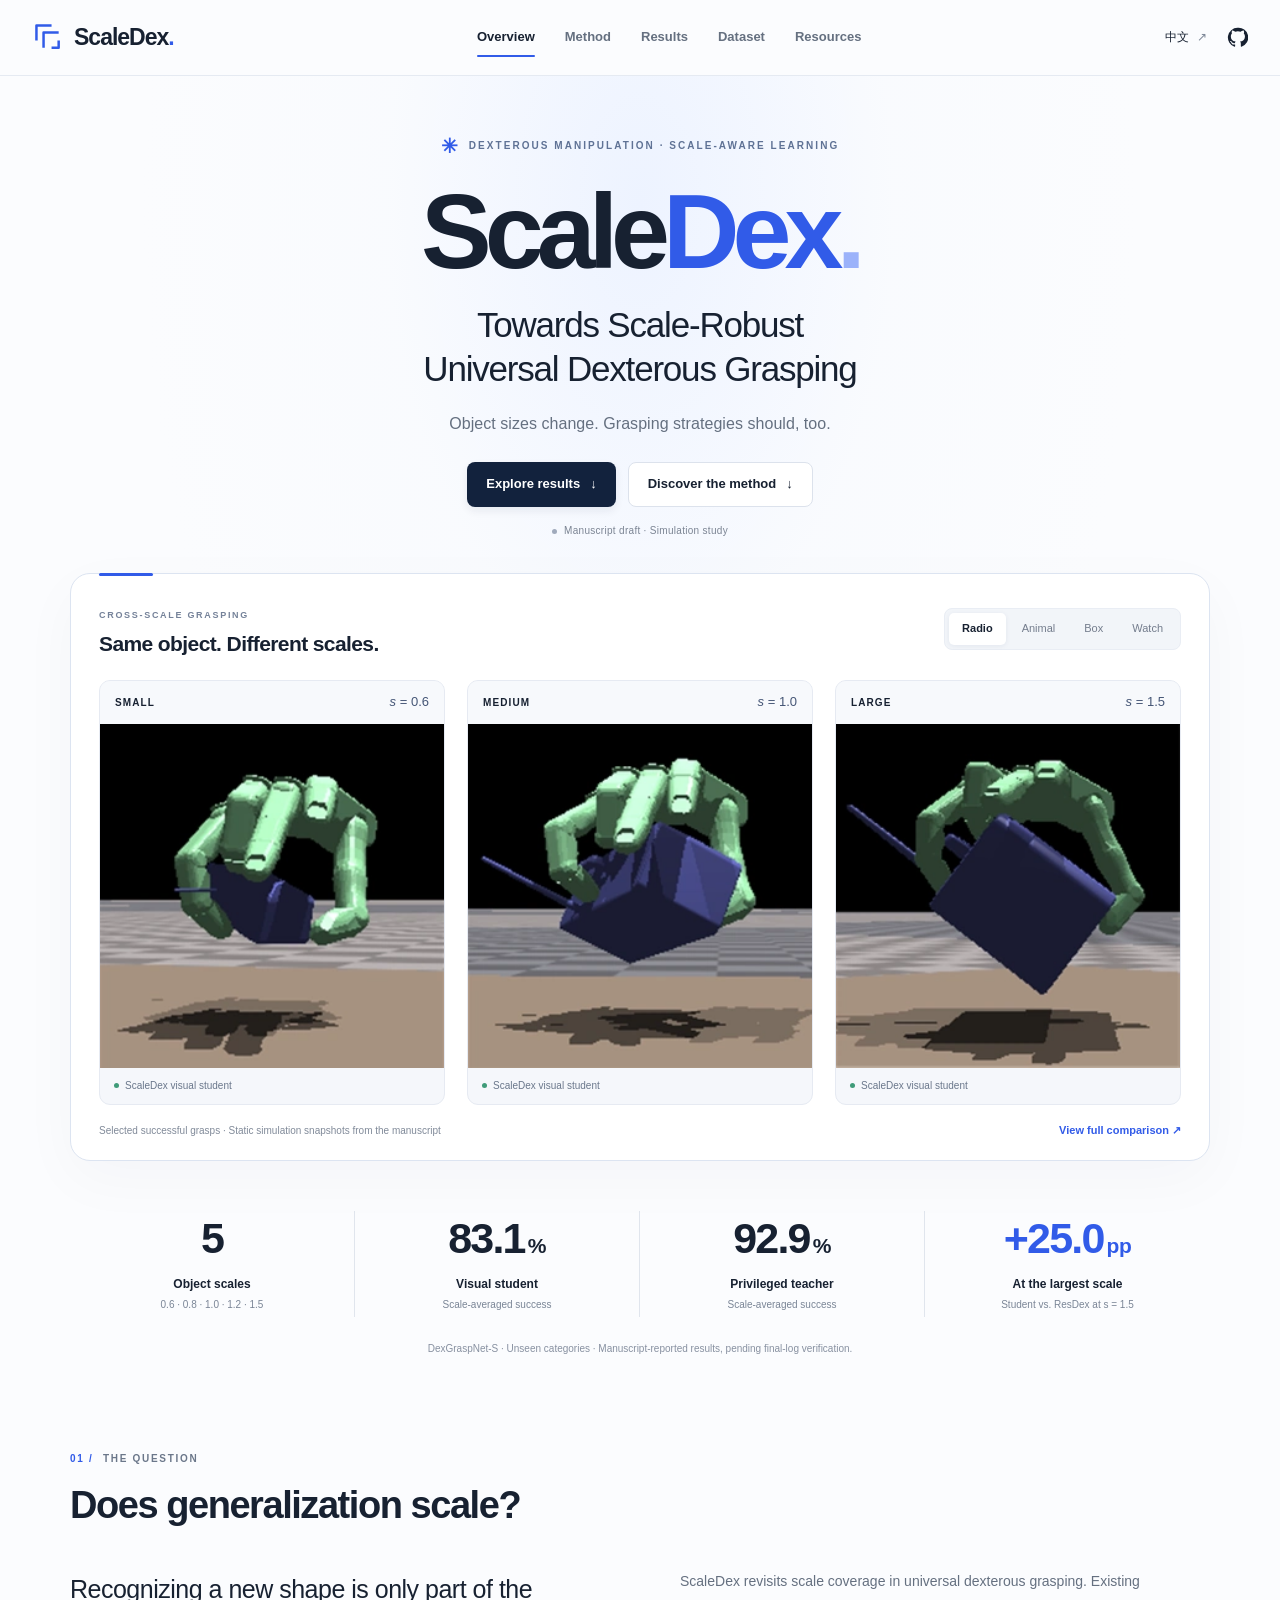
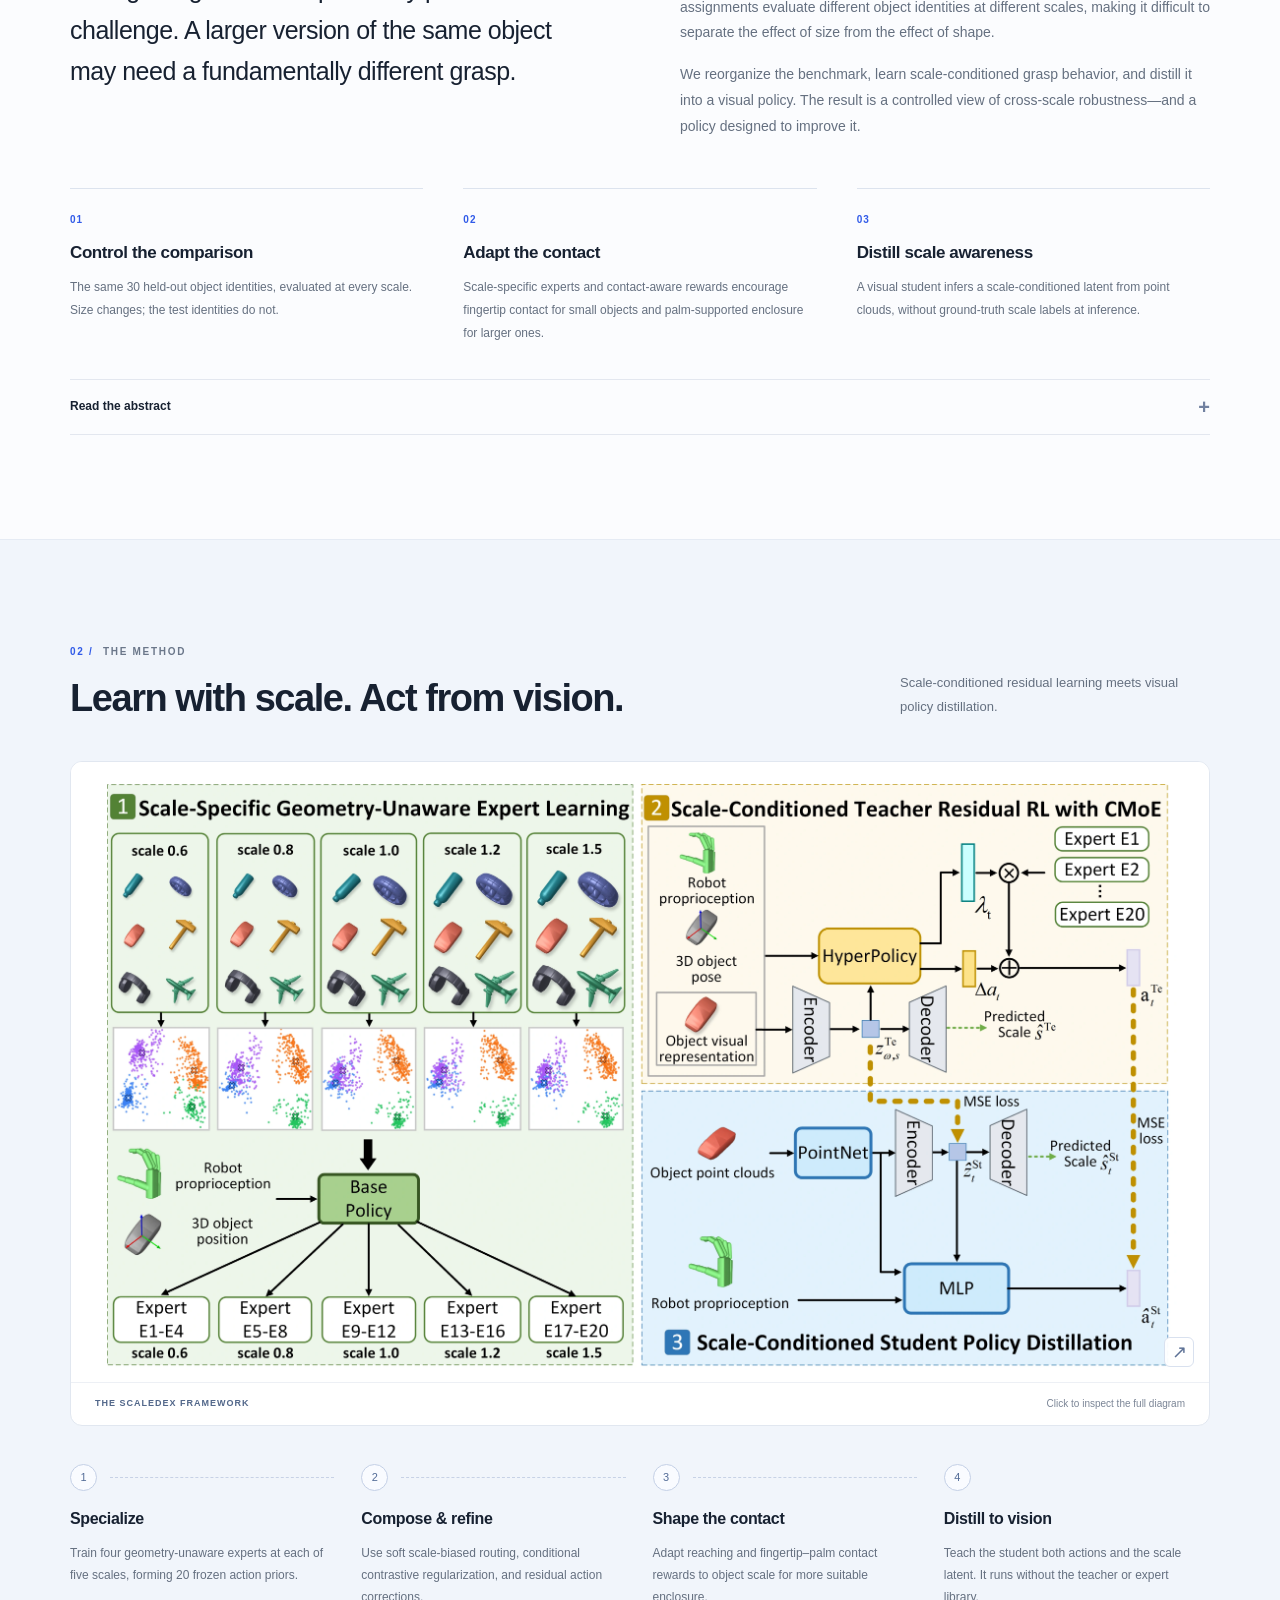
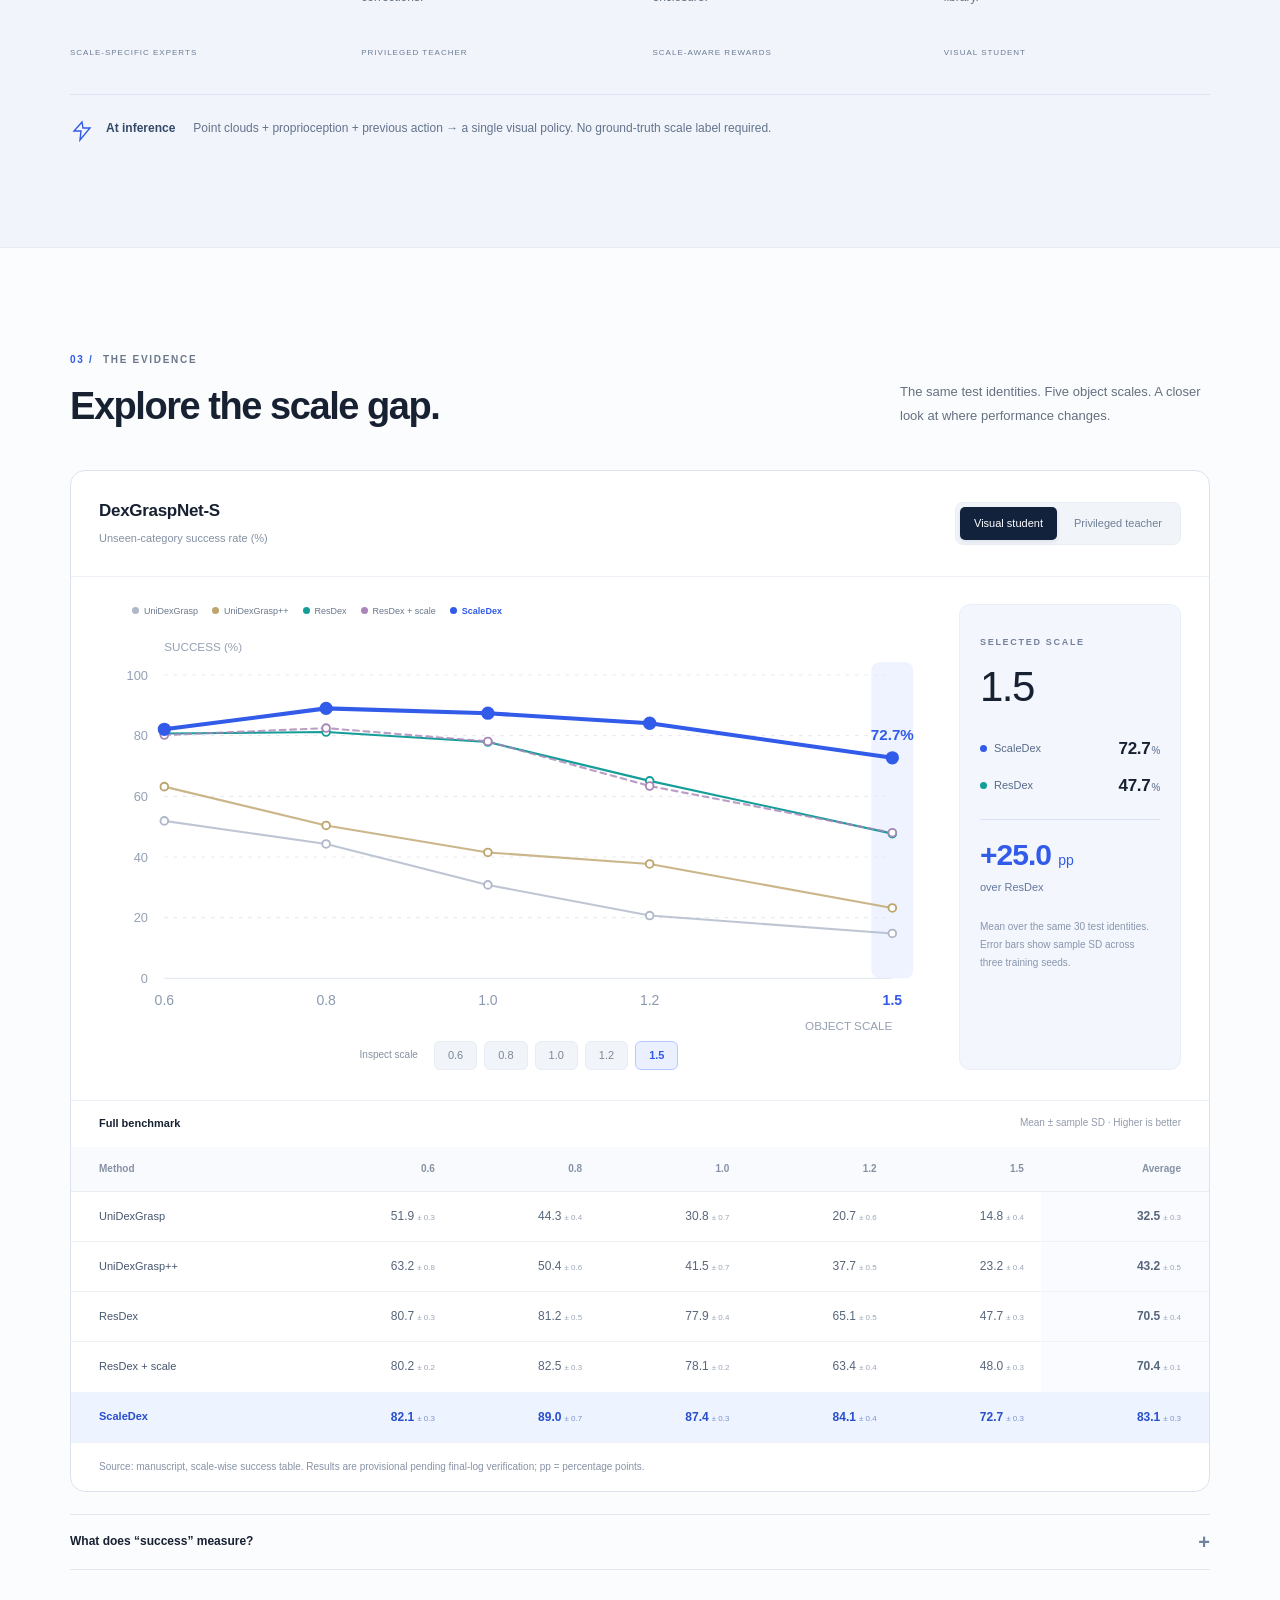
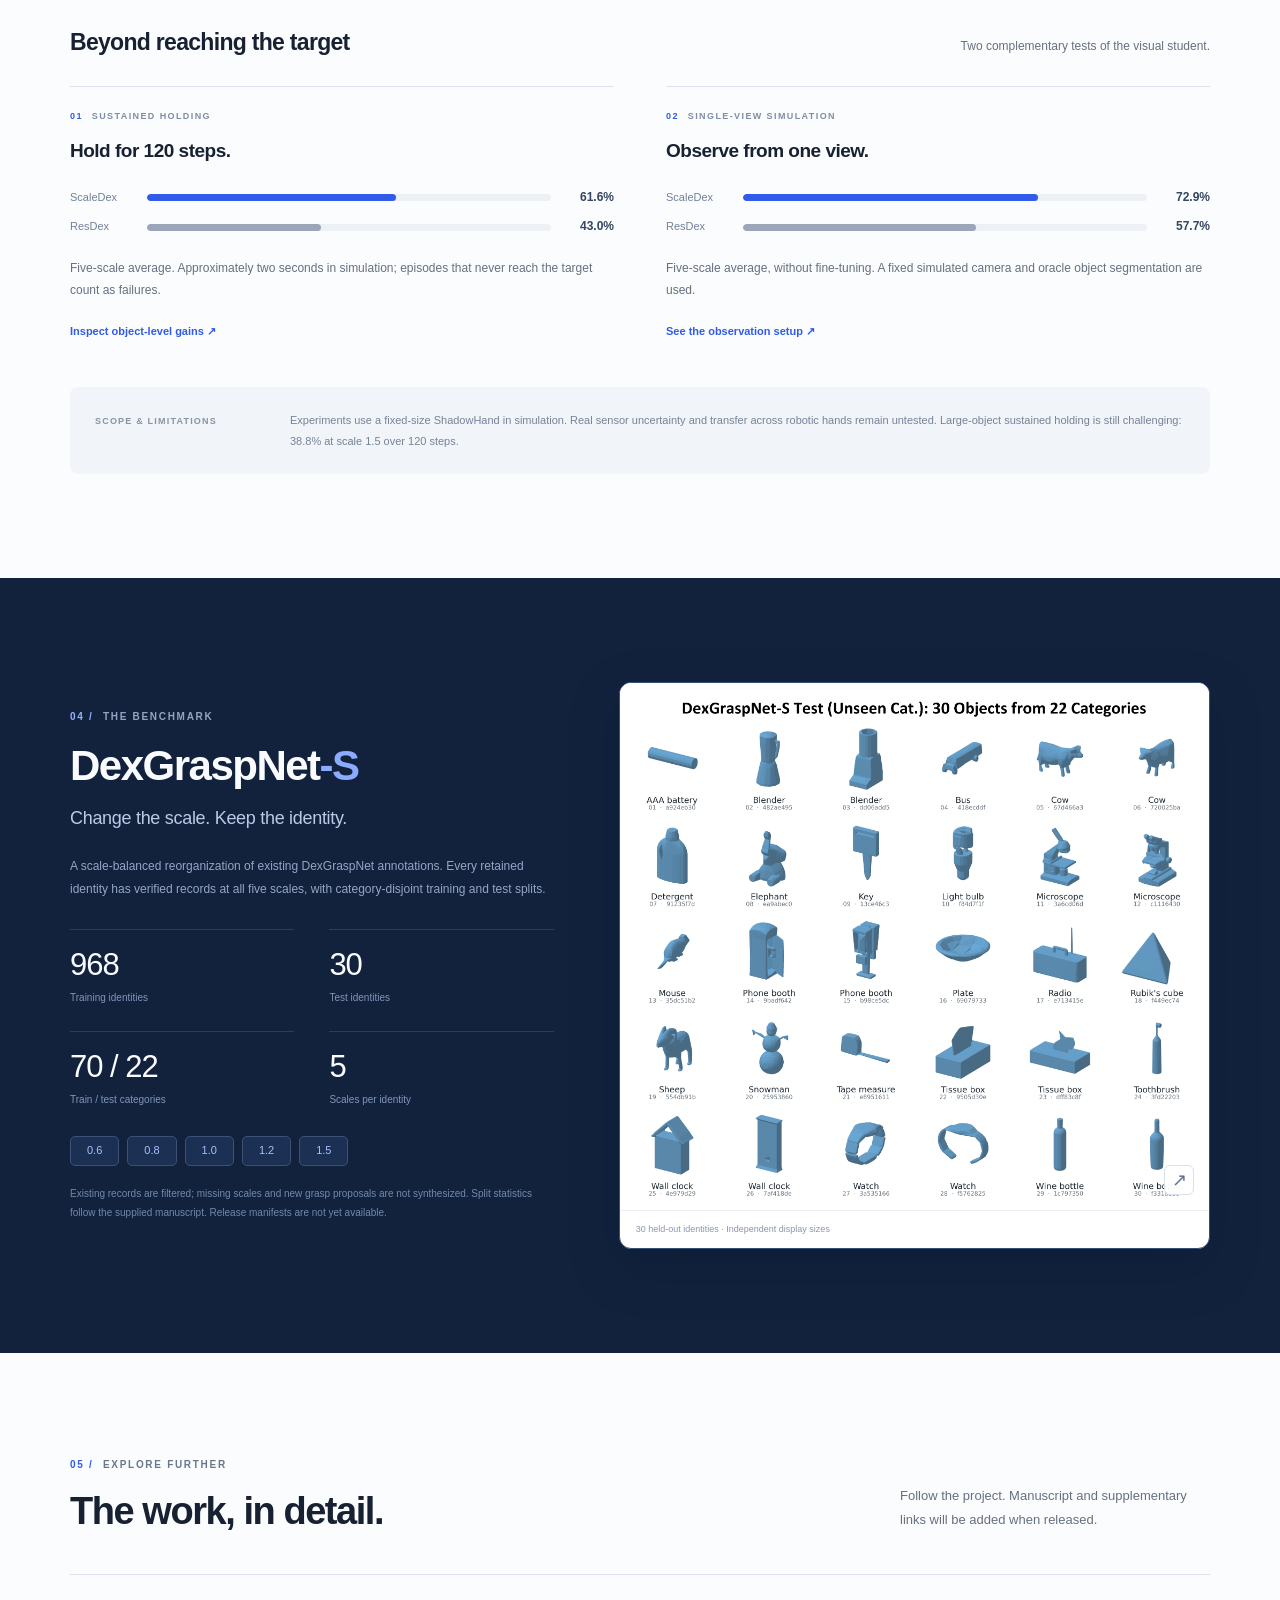
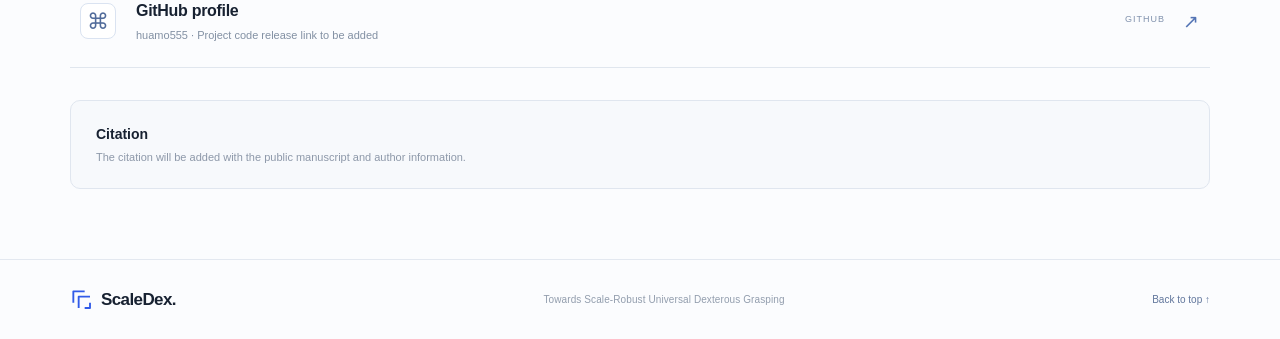
<file: index.html>
<!doctype html>
<html lang="en">
<head>
  <meta charset="utf-8">
  <meta http-equiv="refresh" content="0; url=/ScaleDex/">
  <meta name="viewport" content="width=device-width, initial-scale=1">
  <title>ScaleDex Project</title>
  <link rel="canonical" href="https://huamo555.github.io/ScaleDex/">
  <script>window.location.replace('/ScaleDex/');</script>
</head>
<body>
  <p>Redirecting to <a href="/ScaleDex/">ScaleDex project page</a>…</p>
</body>
</html>
</file>
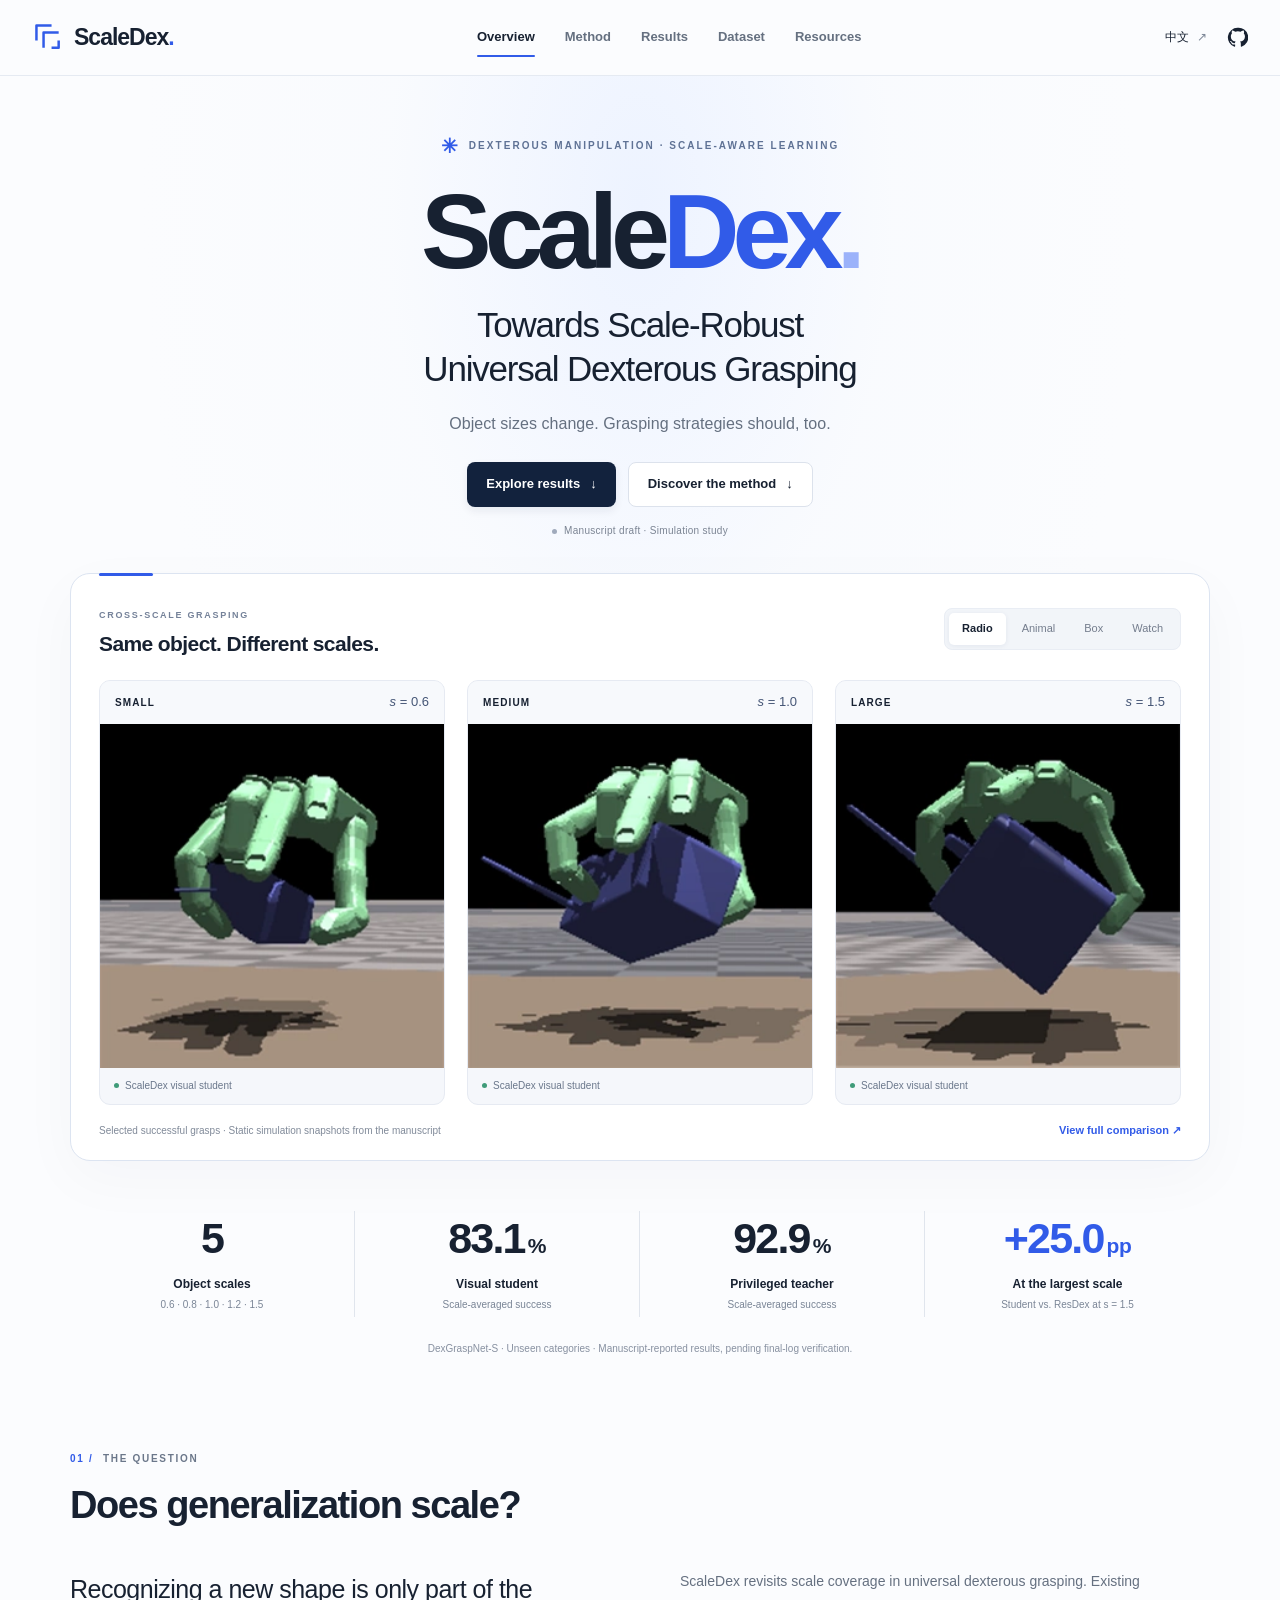
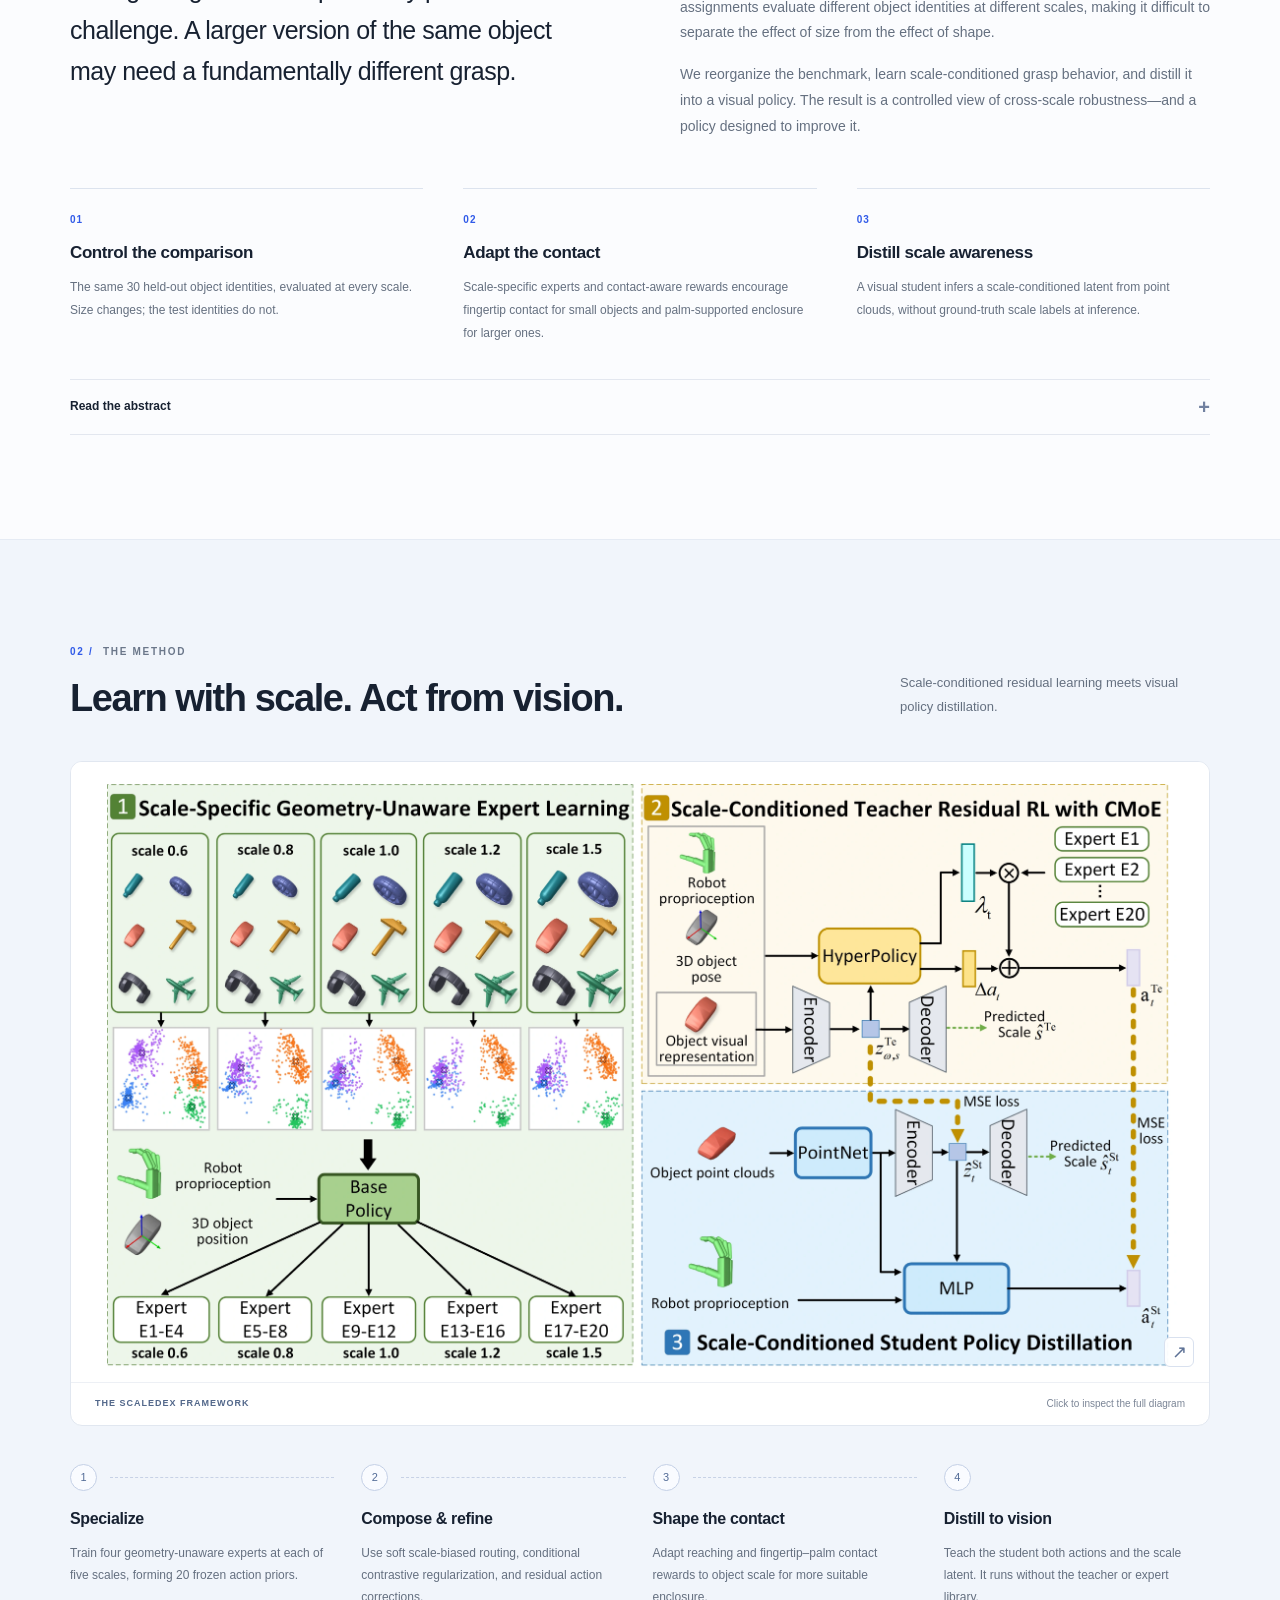
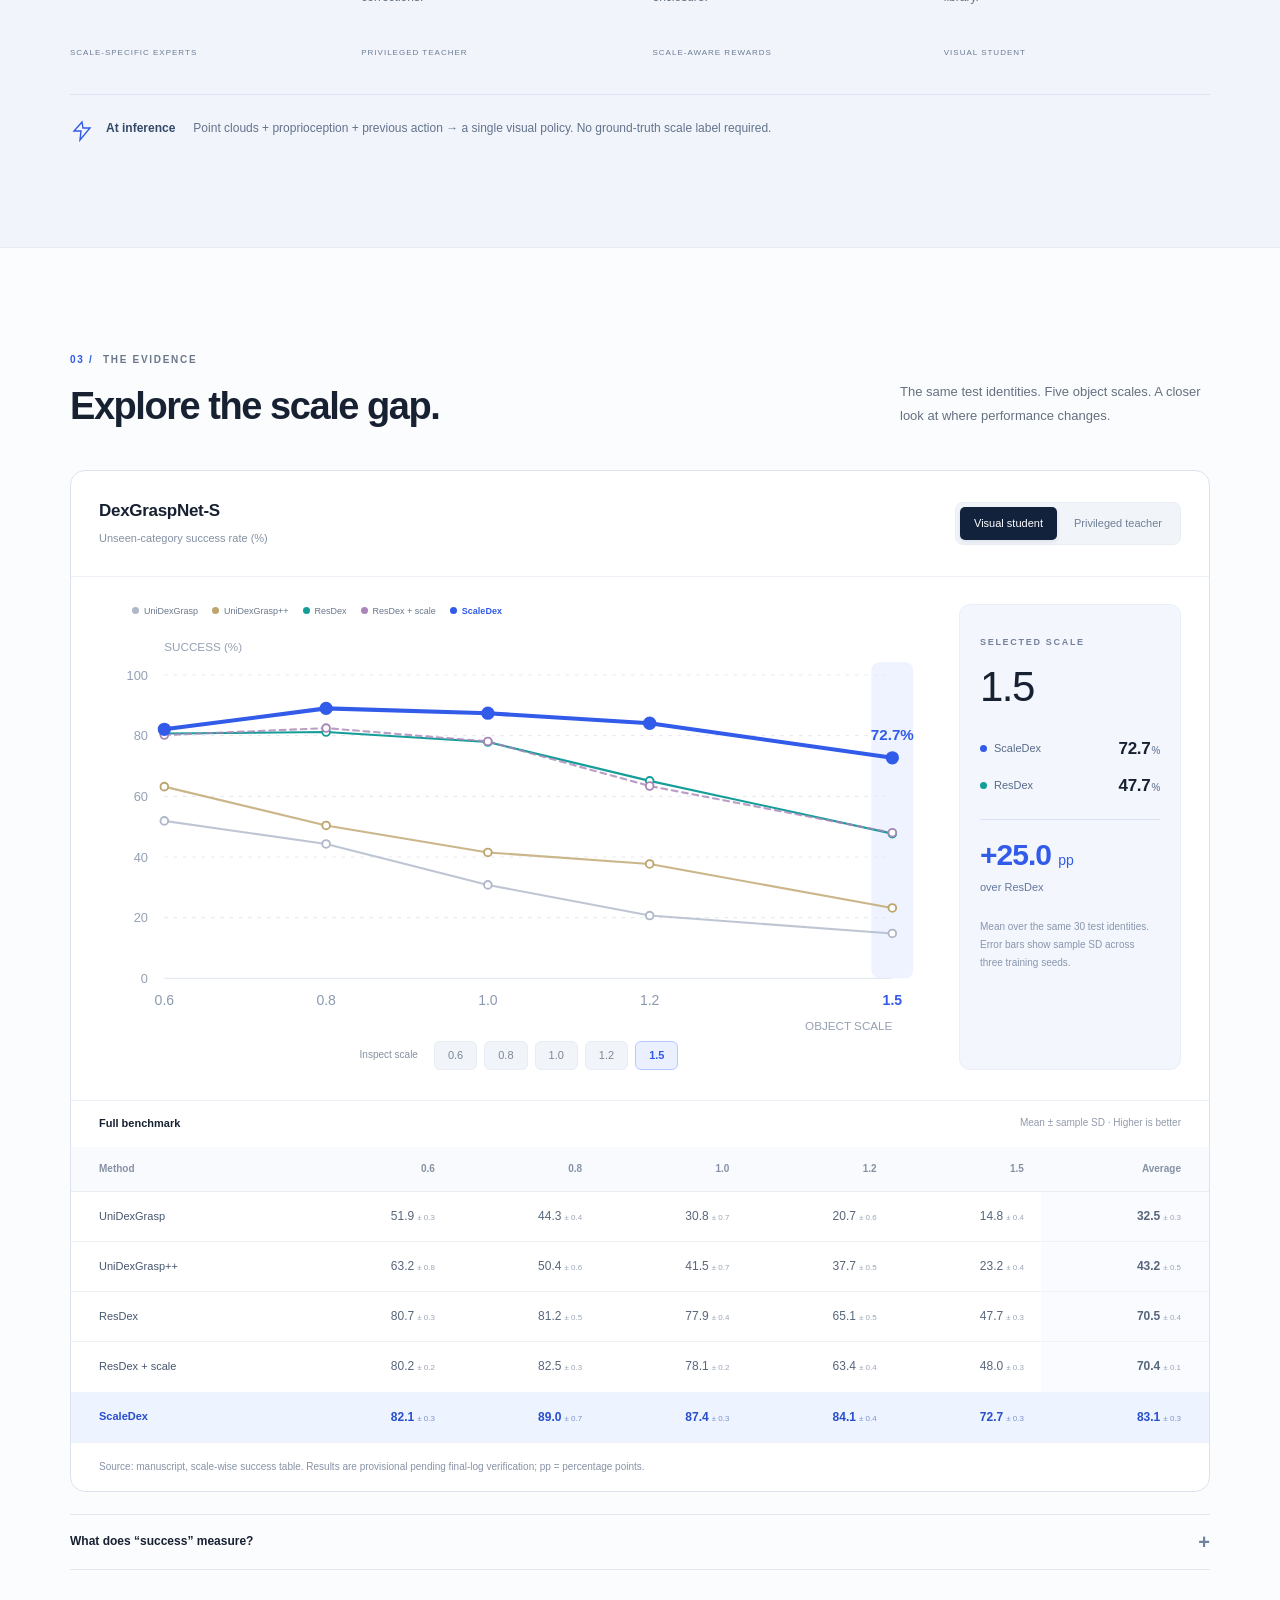
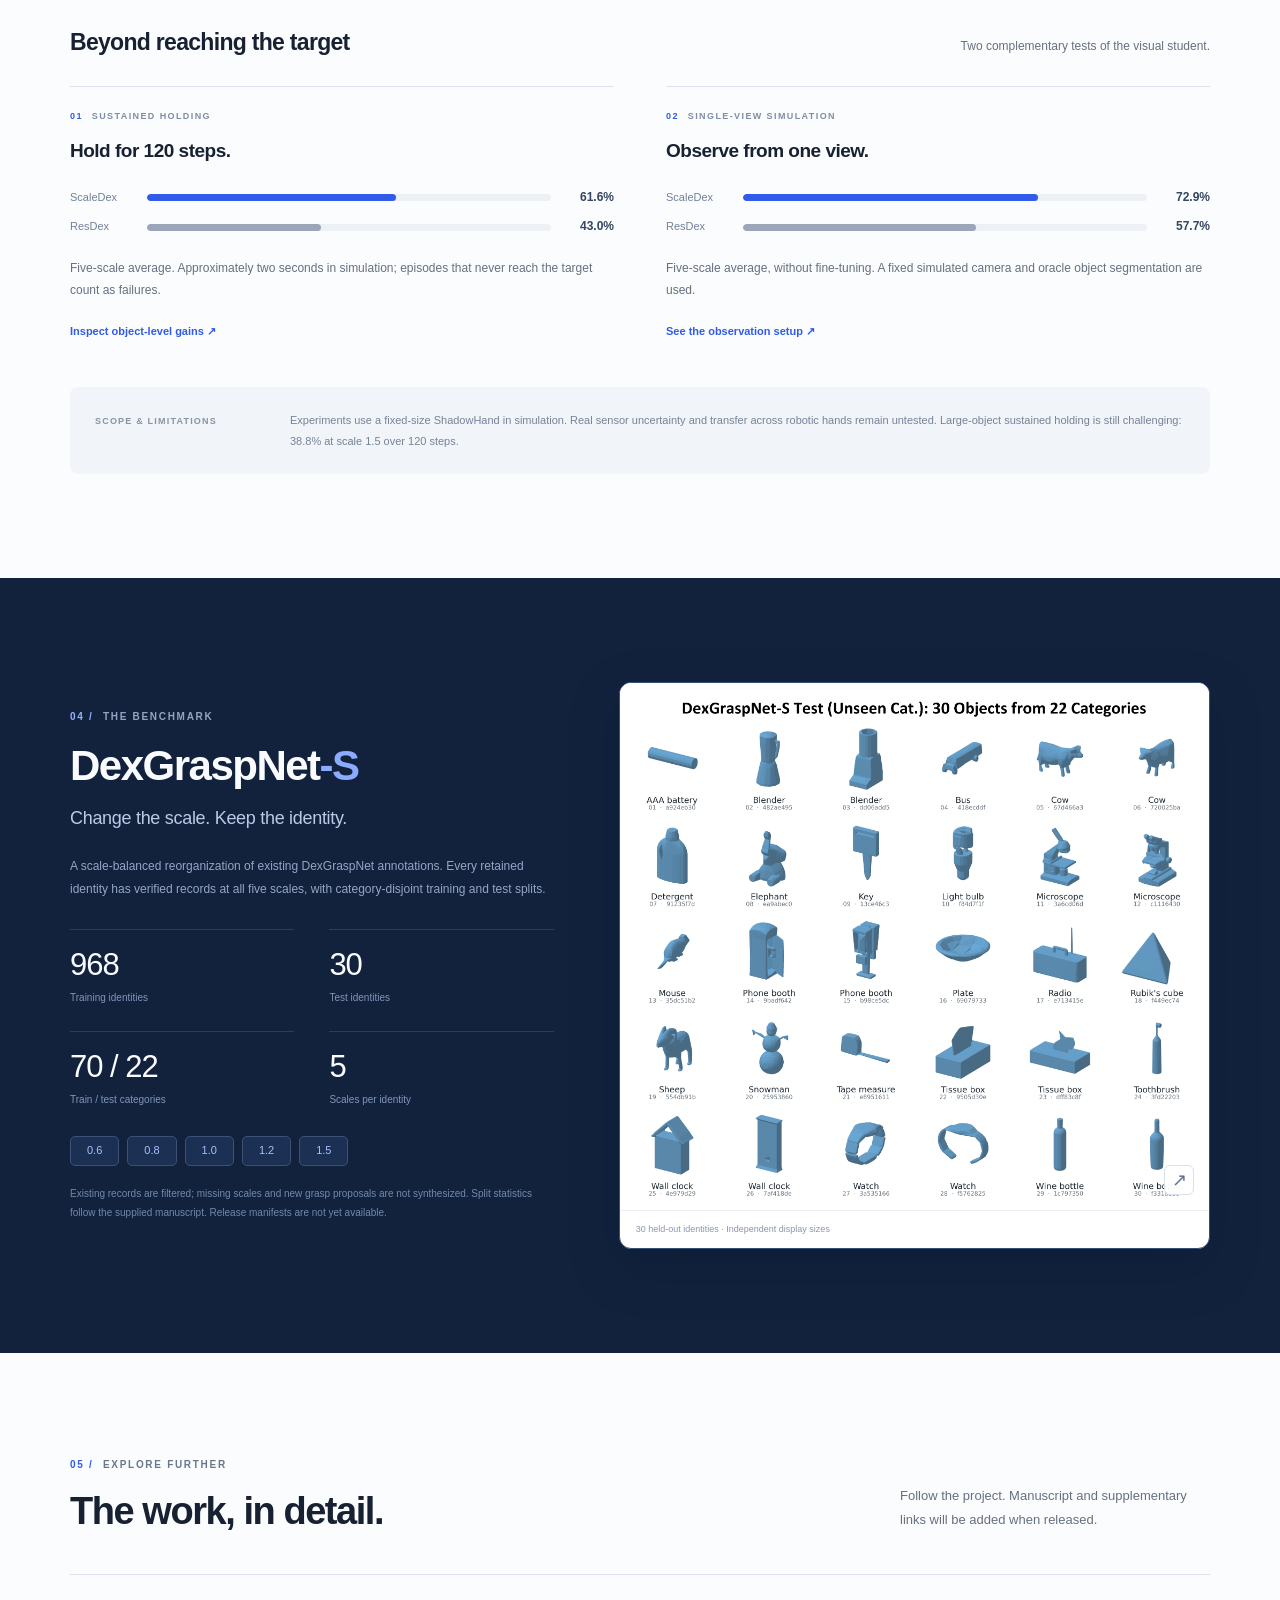
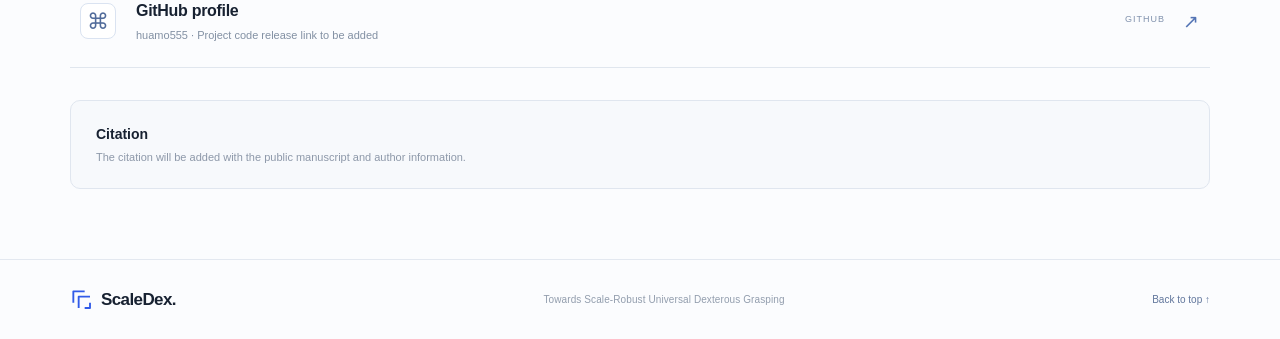
<file: ScaleDex/index.html>
<!doctype html>
<html lang="en">
<head>
  <meta charset="utf-8">
  <meta name="viewport" content="width=device-width, initial-scale=1">
  <meta name="theme-color" content="#315be8">
  <meta name="description" content="ScaleDex: Towards Scale-Robust Universal Dexterous Grasping. Explore scale-conditioned learning, the DexGraspNet-S benchmark, and cross-scale simulation results.">
  <meta property="og:title" content="ScaleDex — Towards Scale-Robust Universal Dexterous Grasping">
  <meta property="og:description" content="Same object. Different scales. Dexterous grasping with scale-conditioned expert learning and visual policy distillation.">
  <meta property="og:type" content="website">
  <meta property="og:image" content="assets/images/Visualization.webp">
  <title>ScaleDex — Scale-Robust Universal Dexterous Grasping</title>
  <link rel="icon" type="image/svg+xml" href="assets/favicon.svg">
  <link rel="stylesheet" href="styles.css">
  <script src="content.js" defer></script>
  <script src="app.js" defer></script>
</head>
<body>
  <a class="skip-link" href="#main">Skip to content</a>
  <div class="reading-progress" aria-hidden="true"><span id="reading-progress"></span></div>
  <header class="site-header">
    <div class="nav-wrap">
      <a class="brand" href="#overview" aria-label="ScaleDex home"><svg viewBox="0 0 36 36" aria-hidden="true"><path d="M5 22V5h17M13 30V13h17M22 30h8v-8"/></svg><span>ScaleDex<span class="brand-period">.</span></span></a>
      <nav id="site-nav" aria-label="Main navigation">
        <a href="#overview" class="active" data-en="Overview" data-zh="概览">Overview</a>
        <a href="#method" data-en="Method" data-zh="方法">Method</a>
        <a href="#results" data-en="Results" data-zh="实验">Results</a>
        <a href="#dataset" data-en="Dataset" data-zh="数据集">Dataset</a>
        <a href="#resources" data-en="Resources" data-zh="资源">Resources</a>
      </nav>
      <div class="nav-actions">
        <button class="language-button" id="language-toggle" aria-label="Switch to Chinese" type="button">中文 <span aria-hidden="true">↗</span></button>
        <a class="nav-github" href="https://github.com/huamo555" data-resource="github" target="_blank" rel="noopener noreferrer" aria-label="GitHub profile"><svg viewBox="0 0 24 24" aria-hidden="true"><path d="M12 .9a11.1 11.1 0 0 0-3.5 21.6c.6.1.8-.2.8-.5v-2.1c-3.4.7-4.1-1.4-4.1-1.4-.6-1.3-1.4-1.7-1.4-1.7-1.1-.8.1-.8.1-.8 1.2.1 1.8 1.2 1.8 1.2 1.1 1.8 2.7 1.3 3.4 1 .1-.8.4-1.3.8-1.6-2.7-.3-5.5-1.4-5.5-6a4.7 4.7 0 0 1 1.2-3.3c-.1-.3-.5-1.6.2-3.3 0 0 1-.3 3.5 1.3a12 12 0 0 1 6.3 0c2.4-1.6 3.5-1.3 3.5-1.3.7 1.7.3 3 .1 3.3a4.7 4.7 0 0 1 1.3 3.3c0 4.6-2.8 5.7-5.5 6 .4.4.8 1.1.8 2.2V22c0 .3.2.6.8.5A11.1 11.1 0 0 0 12 .9Z"/></svg></a>
        <button class="menu-button" id="menu-toggle" aria-label="Open navigation" aria-controls="site-nav" aria-expanded="false" type="button"><span></span><span></span></button>
      </div>
    </div>
  </header>

  <main id="main">
    <section id="overview" class="hero section-anchor">
      <div class="container hero-inner">
        <div class="eyebrow"><span class="small-cross" aria-hidden="true">✳</span><span data-en="DEXTEROUS MANIPULATION · SCALE-AWARE LEARNING" data-zh="灵巧操作 · 尺度感知学习">DEXTEROUS MANIPULATION · SCALE-AWARE LEARNING</span></div>
        <h1>Scale<span>Dex</span><span class="title-dot">.</span></h1>
        <p class="paper-title">Towards Scale-Robust<br class="desktop-br"> Universal Dexterous Grasping</p>
        <p class="hero-summary" data-en="Object sizes change. Grasping strategies should, too." data-zh="物体尺度在变化，抓取策略也应随之适应。">Object sizes change. Grasping strategies should, too.</p>
        <div id="authors" class="authors" hidden></div>
        <div id="affiliations" class="affiliations" hidden></div>
        <div class="hero-links">
          <a class="button primary" href="#results"><span data-en="Explore results" data-zh="查看实验结果">Explore results</span><span aria-hidden="true">↓</span></a>
          <a class="button secondary" href="#method"><span data-en="Discover the method" data-zh="了解研究方法">Discover the method</span><span aria-hidden="true">↓</span></a>
          <a class="button secondary" data-resource="paper" hidden target="_blank" rel="noopener"><span data-en="Read the paper" data-zh="阅读论文">Read the paper</span><span aria-hidden="true">↗</span></a>
          <a class="button secondary" data-resource="supplement" hidden target="_blank" rel="noopener"><span data-en="Supplementary" data-zh="补充材料">Supplementary</span><span aria-hidden="true">↗</span></a>
        </div>
        <div class="manuscript-status"><span></span><span data-en="Manuscript draft · Simulation study" data-zh="论文草稿 · 仿真实验">Manuscript draft · Simulation study</span></div>

        <div class="grasp-showcase">
          <div class="showcase-header">
            <div><span class="overline" data-en="CROSS-SCALE GRASPING" data-zh="跨尺度抓取">CROSS-SCALE GRASPING</span><h2 data-en="Same object. Different scales." data-zh="同一个物体，不同的尺度。">Same object. Different scales.</h2></div>
            <div class="object-selector" role="group" aria-label="Select an object">
              <button type="button" class="selected" data-object="0" aria-pressed="true" data-en="Radio" data-zh="收音机">Radio</button>
              <button type="button" data-object="1" aria-pressed="false" data-en="Animal" data-zh="动物模型">Animal</button>
              <button type="button" data-object="2" aria-pressed="false" data-en="Box" data-zh="长方体">Box</button>
              <button type="button" data-object="3" aria-pressed="false" data-en="Watch" data-zh="手表">Watch</button>
            </div>
          </div>
          <div class="grasp-grid">
            <figure class="grasp-frame"><div class="frame-top"><span data-en="SMALL" data-zh="小尺度">SMALL</span><span><i>s</i> = 0.6</span></div><img id="grasp-0" src="assets/images/grasp-0-0.webp" width="278" height="278" alt="ScaleDex visual student grasping a radio at scale 0.6" fetchpriority="high"><figcaption><span class="success-dot"></span><span data-en="ScaleDex visual student" data-zh="ScaleDex 视觉学生策略">ScaleDex visual student</span></figcaption></figure>
            <figure class="grasp-frame"><div class="frame-top"><span data-en="MEDIUM" data-zh="中尺度">MEDIUM</span><span><i>s</i> = 1.0</span></div><img id="grasp-1" src="assets/images/grasp-0-1.webp" width="278" height="278" alt="ScaleDex visual student grasping a radio at scale 1.0" fetchpriority="high"><figcaption><span class="success-dot"></span><span data-en="ScaleDex visual student" data-zh="ScaleDex 视觉学生策略">ScaleDex visual student</span></figcaption></figure>
            <figure class="grasp-frame"><div class="frame-top"><span data-en="LARGE" data-zh="大尺度">LARGE</span><span><i>s</i> = 1.5</span></div><img id="grasp-2" src="assets/images/grasp-0-2.webp" width="278" height="278" alt="ScaleDex visual student grasping a radio at scale 1.5" fetchpriority="high"><figcaption><span class="success-dot"></span><span data-en="ScaleDex visual student" data-zh="ScaleDex 视觉学生策略">ScaleDex visual student</span></figcaption></figure>
          </div>
          <div class="showcase-footer"><p data-en="Selected successful grasps · Static simulation snapshots from the manuscript" data-zh="选取的成功抓取示例 · 来自论文的静态仿真快照">Selected successful grasps · Static simulation snapshots from the manuscript</p><button class="inline-link" type="button" data-lightbox="assets/images/Visualization.webp" data-caption="Cross-scale visual comparison: ResDex (left) and ScaleDex (right)." data-en="View full comparison ↗" data-zh="查看完整对比 ↗">View full comparison ↗</button></div>
        </div>

        <div class="headline-stats">
          <div><span class="stat-number">5</span><span class="stat-label" data-en="Object scales" data-zh="物体尺度">Object scales</span><span class="stat-sub">0.6 · 0.8 · 1.0 · 1.2 · 1.5</span></div>
          <div><span class="stat-number">83.1<span>%</span></span><span class="stat-label" data-en="Visual student" data-zh="视觉学生策略">Visual student</span><span class="stat-sub" data-en="Scale-averaged success" data-zh="五尺度平均成功率">Scale-averaged success</span></div>
          <div><span class="stat-number">92.9<span>%</span></span><span class="stat-label" data-en="Privileged teacher" data-zh="特权教师策略">Privileged teacher</span><span class="stat-sub" data-en="Scale-averaged success" data-zh="五尺度平均成功率">Scale-averaged success</span></div>
          <div><span class="stat-number accent">+25.0<span>pp</span></span><span class="stat-label" data-en="At the largest scale" data-zh="最大评测尺度的提升">At the largest scale</span><span class="stat-sub" data-en="Student vs. ResDex at s = 1.5" data-zh="s = 1.5 时学生策略对比 ResDex">Student vs. ResDex at s = 1.5</span></div>
        </div>
        <p class="stats-note" data-en="DexGraspNet-S · Unseen categories · Manuscript-reported results, pending final-log verification." data-zh="DexGraspNet-S · 未见类别 · 论文报告结果，仍需与最终实验日志复核。">DexGraspNet-S · Unseen categories · Manuscript-reported results, pending final-log verification.</p>
      </div>
    </section>

    <section class="section motivation-section">
      <div class="container">
        <div class="section-heading"><span class="section-kicker"><span>01 /</span> <span data-en="THE QUESTION" data-zh="研究问题">THE QUESTION</span></span><h2 data-en="Does generalization scale?" data-zh="泛化能力，能否跨越尺度？">Does generalization scale?</h2></div>
        <div class="question-layout"><p class="lead-copy" data-en="Recognizing a new shape is only part of the challenge. A larger version of the same object may need a fundamentally different grasp." data-zh="适应新形状只是挑战的一部分。同一个物体放大之后，也可能需要完全不同的抓取方式。">Recognizing a new shape is only part of the challenge. A larger version of the same object may need a fundamentally different grasp.</p><div class="body-copy"><p data-en="ScaleDex revisits scale coverage in universal dexterous grasping. Existing assignments evaluate different object identities at different scales, making it difficult to separate the effect of size from the effect of shape." data-zh="ScaleDex 重新审视通用灵巧抓取中的尺度覆盖问题。已有划分在不同尺度评测不同的物体，难以区分尺寸变化与几何变化造成的影响。">ScaleDex revisits scale coverage in universal dexterous grasping. Existing assignments evaluate different object identities at different scales, making it difficult to separate the effect of size from the effect of shape.</p><p data-en="We reorganize the benchmark, learn scale-conditioned grasp behavior, and distill it into a visual policy. The result is a controlled view of cross-scale robustness—and a policy designed to improve it." data-zh="我们重新组织评测数据，学习尺度条件下的抓取行为，并将其蒸馏到视觉策略中，从而在控制物体身份的条件下研究和改善跨尺度鲁棒性。">We reorganize the benchmark, learn scale-conditioned grasp behavior, and distill it into a visual policy. The result is a controlled view of cross-scale robustness—and a policy designed to improve it.</p></div></div>
        <div class="contributions">
          <article><span class="contribution-index">01</span><h3 data-en="Control the comparison" data-zh="控制评测变量">Control the comparison</h3><p data-en="The same 30 held-out object identities, evaluated at every scale. Size changes; the test identities do not." data-zh="在每个尺度评测相同的 30 个未见物体。改变尺度，保持测试物体身份一致。">The same 30 held-out object identities, evaluated at every scale. Size changes; the test identities do not.</p></article>
          <article><span class="contribution-index">02</span><h3 data-en="Adapt the contact" data-zh="适应接触方式">Adapt the contact</h3><p data-en="Scale-specific experts and contact-aware rewards encourage fingertip contact for small objects and palm-supported enclosure for larger ones." data-zh="尺度特定专家与接触奖励，引导小物体上的指尖接触，以及大物体上更多的手掌支撑和包覆。">Scale-specific experts and contact-aware rewards encourage fingertip contact for small objects and palm-supported enclosure for larger ones.</p></article>
          <article><span class="contribution-index">03</span><h3 data-en="Distill scale awareness" data-zh="蒸馏尺度感知">Distill scale awareness</h3><p data-en="A visual student infers a scale-conditioned latent from point clouds, without ground-truth scale labels at inference." data-zh="视觉学生从点云中推断尺度条件潜变量，在推理时无需真实尺度标签。">A visual student infers a scale-conditioned latent from point clouds, without ground-truth scale labels at inference.</p></article>
        </div>
        <details class="abstract-details"><summary><span data-en="Read the abstract" data-zh="阅读研究摘要">Read the abstract</span><span class="details-plus" aria-hidden="true">+</span></summary><p data-en="Object category generalization does not guarantee robustness to object size. ScaleDex studies dexterous grasping across five physical scales using DexGraspNet-S, a reorganized benchmark that evaluates the same object identities at every scale. Its privileged teacher softly combines scale-specific experts, regularizes routing with conditional contrastive learning, and refines the resulting actions with residual control. Scale-aware reaching and contact rewards encourage compact fingertip grasps for small objects and greater palm-supported enclosure for large objects. A visual student learns both teacher actions and a scale-conditioned latent from object point clouds, without ground-truth scale labels at inference. The manuscript reports improved cross-scale grasping, sustained holding, and single-view simulation performance. Reported results remain subject to verification against the final experimental logs." data-zh="物体类别的泛化不等同于对尺寸变化的鲁棒性。ScaleDex 基于重新组织的 DexGraspNet-S，在五个物理尺度上评测相同的物体。特权教师通过软路由组合尺度特定专家，使用条件对比学习约束路由，并通过残差控制细化动作。尺度感知的到达与接触奖励，引导小物体上的紧凑指尖抓取，以及大物体上更多的手掌支撑。视觉学生通过联合模仿教师动作和尺度条件潜变量，从物体点云学习尺度感知，在推理时无需真实尺度标签。论文报告了跨尺度抓取、持续持握和单视角仿真的性能提升；这些结果仍需与最终实验日志核对。">Object category generalization does not guarantee robustness to object size. ScaleDex studies dexterous grasping across five physical scales using DexGraspNet-S, a reorganized benchmark that evaluates the same object identities at every scale. Its privileged teacher softly combines scale-specific experts, regularizes routing with conditional contrastive learning, and refines the resulting actions with residual control. Scale-aware reaching and contact rewards encourage compact fingertip grasps for small objects and greater palm-supported enclosure for large objects. A visual student learns both teacher actions and a scale-conditioned latent from object point clouds, without ground-truth scale labels at inference. The manuscript reports improved cross-scale grasping, sustained holding, and single-view simulation performance. Reported results remain subject to verification against the final experimental logs.</p></details>
      </div>
    </section>

    <section id="method" class="section method-section section-anchor">
      <div class="container">
        <div class="section-heading split-heading"><div><span class="section-kicker"><span>02 /</span> <span data-en="THE METHOD" data-zh="核心方法">THE METHOD</span></span><h2 data-en="Learn with scale. Act from vision." data-zh="从尺度中学习，由视觉来行动。">Learn with scale. Act from vision.</h2></div><p data-en="Scale-conditioned residual learning meets visual policy distillation." data-zh="尺度条件残差学习，与视觉策略蒸馏相结合。">Scale-conditioned residual learning meets visual policy distillation.</p></div>
        <figure class="paper-figure framework-figure"><button type="button" class="figure-button" data-lightbox="assets/images/framework.webp" data-caption="ScaleDex framework: scale-specific experts, scale-conditioned residual teacher, and visual student distillation." aria-label="Enlarge the ScaleDex method diagram"><img src="assets/images/framework.webp" alt="Three-stage ScaleDex framework with scale-specific experts, a residual teacher, and a visual student" width="4364" height="2381" loading="lazy"><span class="zoom-hint" aria-hidden="true">↗</span></button><figcaption><span data-en="THE SCALEDEX FRAMEWORK" data-zh="SCALEDEX 框架">THE SCALEDEX FRAMEWORK</span><span data-en="Click to inspect the full diagram" data-zh="点击查看完整流程图">Click to inspect the full diagram</span></figcaption></figure>
        <div class="method-steps">
          <article><span class="step-number">1</span><h3 data-en="Specialize" data-zh="尺度专门化">Specialize</h3><p data-en="Train four geometry-unaware experts at each of five scales, forming 20 frozen action priors." data-zh="在五个尺度分别训练四个几何无关专家，形成 20 个冻结的动作先验。">Train four geometry-unaware experts at each of five scales, forming 20 frozen action priors.</p><span class="step-tag" data-en="SCALE-SPECIFIC EXPERTS" data-zh="尺度特定专家">SCALE-SPECIFIC EXPERTS</span></article>
          <article><span class="step-number">2</span><h3 data-en="Compose & refine" data-zh="组合与细化">Compose & refine</h3><p data-en="Use soft scale-biased routing, conditional contrastive regularization, and residual action corrections." data-zh="通过尺度偏置软路由、条件对比正则和残差动作修正，组合并细化专家行为。">Use soft scale-biased routing, conditional contrastive regularization, and residual action corrections.</p><span class="step-tag" data-en="PRIVILEGED TEACHER" data-zh="特权教师策略">PRIVILEGED TEACHER</span></article>
          <article><span class="step-number">3</span><h3 data-en="Shape the contact" data-zh="塑造接触行为">Shape the contact</h3><p data-en="Adapt reaching and fingertip–palm contact rewards to object scale for more suitable enclosure." data-zh="根据物体尺度调整到达与指尖—手掌接触奖励，鼓励更合适的包覆方式。">Adapt reaching and fingertip–palm contact rewards to object scale for more suitable enclosure.</p><span class="step-tag" data-en="SCALE-AWARE REWARDS" data-zh="尺度感知奖励">SCALE-AWARE REWARDS</span></article>
          <article><span class="step-number">4</span><h3 data-en="Distill to vision" data-zh="蒸馏到视觉">Distill to vision</h3><p data-en="Teach the student both actions and the scale latent. It runs without the teacher or expert library." data-zh="联合蒸馏动作与尺度潜变量，学生运行时无需教师或专家库。">Teach the student both actions and the scale latent. It runs without the teacher or expert library.</p><span class="step-tag" data-en="VISUAL STUDENT" data-zh="视觉学生策略">VISUAL STUDENT</span></article>
        </div>
        <div class="inference-note"><svg viewBox="0 0 24 24" aria-hidden="true"><path d="m12 3-8 9h7l-1 9 10-12h-7l-1-6Z"/></svg><p><strong data-en="At inference" data-zh="推理阶段">At inference</strong><span data-en="Point clouds + proprioception + previous action → a single visual policy. No ground-truth scale label required." data-zh="点云 + 本体感知 + 上一步动作 → 单个视觉策略，无需真实尺度标签。">Point clouds + proprioception + previous action → a single visual policy. No ground-truth scale label required.</span></p></div>
      </div>
    </section>

    <section id="results" class="section results-section section-anchor">
      <div class="container">
        <div class="section-heading split-heading"><div><span class="section-kicker"><span>03 /</span> <span data-en="THE EVIDENCE" data-zh="实验结果">THE EVIDENCE</span></span><h2 data-en="Explore the scale gap." data-zh="看清尺度带来的性能差距。">Explore the scale gap.</h2></div><p data-en="The same test identities. Five object scales. A closer look at where performance changes." data-zh="相同测试物体，五个物体尺度，逐一观察性能如何变化。">The same test identities. Five object scales. A closer look at where performance changes.</p></div>
        <div class="results-panel">
          <div class="results-toolbar"><div><h3>DexGraspNet-S</h3><span data-en="Unseen-category success rate (%)" data-zh="未见类别成功率（%）">Unseen-category success rate (%)</span></div><div class="segmented-control" role="group" aria-label="Policy type"><button type="button" data-policy="student" class="selected" aria-pressed="true" data-en="Visual student" data-zh="视觉学生">Visual student</button><button type="button" data-policy="teacher" aria-pressed="false" data-en="Privileged teacher" data-zh="特权教师">Privileged teacher</button></div></div>
          <div class="chart-layout"><div class="chart-main"><div class="chart-legend" id="chart-legend"></div><svg id="benchmark-chart" viewBox="0 0 720 345" role="img" aria-labelledby="chart-title chart-desc"><title id="chart-title">Success rates across object scales</title><desc id="chart-desc">An interactive chart of manuscript-reported mean success rates. The exact values and standard deviations are in the table below.</desc></svg><div class="scale-buttons" role="group" aria-label="Inspect a scale"><span data-en="Inspect scale" data-zh="选择尺度">Inspect scale</span><button type="button" data-scale="0" aria-pressed="false">0.6</button><button type="button" data-scale="1" aria-pressed="false">0.8</button><button type="button" data-scale="2" aria-pressed="false">1.0</button><button type="button" data-scale="3" aria-pressed="false">1.2</button><button type="button" data-scale="4" class="selected" aria-pressed="true">1.5</button></div></div><aside class="result-insight" aria-live="polite"><span class="overline" data-en="SELECTED SCALE" data-zh="当前尺度">SELECTED SCALE</span><span id="selected-scale-value" class="selected-scale">1.5</span><div class="comparison-value"><span><i class="legend-dot ours-dot"></i>ScaleDex</span><strong id="insight-ours">72.7<span>%</span></strong></div><div class="comparison-value"><span><i class="legend-dot baseline-dot"></i>ResDex</span><strong id="insight-baseline">47.7<span>%</span></strong></div><div class="gain-value"><strong id="insight-gain">+25.0 <small>pp</small></strong><span data-en="over ResDex" data-zh="相较 ResDex">over ResDex</span></div><p data-en="Mean over the same 30 test identities. Error bars show sample SD across three training seeds." data-zh="对相同 30 个测试物体取平均。误差线为三个训练种子的样本标准差。">Mean over the same 30 test identities. Error bars show sample SD across three training seeds.</p></aside></div>
          <div class="table-heading"><h4 data-en="Full benchmark" data-zh="完整对比">Full benchmark</h4><span data-en="Mean ± sample SD · Higher is better" data-zh="均值 ± 样本标准差 · 越高越好">Mean ± sample SD · Higher is better</span></div>
          <div class="table-scroll" tabindex="0" role="region" aria-label="Scrollable success rate comparison table"><table class="benchmark-table"><caption id="benchmark-caption" class="sr-only">Visual student success rate on DexGraspNet-S unseen-category objects</caption><thead><tr><th scope="col" data-en="Method" data-zh="方法">Method</th><th scope="col">0.6</th><th scope="col">0.8</th><th scope="col">1.0</th><th scope="col">1.2</th><th scope="col">1.5</th><th scope="col" data-en="Average" data-zh="平均">Average</th></tr></thead><tbody id="benchmark-body"></tbody></table></div>
          <p class="source-note" data-en="Source: manuscript, scale-wise success table. Results are provisional pending final-log verification; pp = percentage points." data-zh="来源：论文尺度成功率表。结果仍需与最终日志复核；pp 表示百分点。">Source: manuscript, scale-wise success table. Results are provisional pending final-log verification; pp = percentage points.</p>
        </div>
        <details class="protocol-details"><summary><span data-en="What does “success” measure?" data-zh="这里的“成功率”具体衡量什么？">What does “success” measure?</span><span class="details-plus" aria-hidden="true">+</span></summary><p data-en="The main benchmark uses mesh-sampled object point clouds updated with simulated object poses; camera-derived partial observations are evaluated separately. It records whether the object reaches a target region within 200 control steps. Reaching is latched for the episode; it is not a sustained-holding metric. Each seed evaluates 40 episodes per identity–scale pair (6,000 episodes across 30 identities and five scales). Values average equally over identities, then scales. Three independent training seeds are used." data-zh="主评测使用从已知物体网格采样、由仿真位姿更新的点云；相机生成的局部观测另行评估。主成功率衡量物体是否在 200 个控制步内进入目标区域。一次到达即记录成功，因此该指标不等于持续持握成功率。每个种子在每个“物体—尺度”组合运行 40 个回合，共 30 个物体 × 5 个尺度 × 40 = 6,000 回合。先对物体等权平均，再对尺度等权平均，使用三个独立训练种子。">The main benchmark uses mesh-sampled object point clouds updated with simulated object poses; camera-derived partial observations are evaluated separately. It records whether the object reaches a target region within 200 control steps. Reaching is latched for the episode; it is not a sustained-holding metric. Each seed evaluates 40 episodes per identity–scale pair (6,000 episodes across 30 identities and five scales). Values average equally over identities, then scales. Three independent training seeds are used.</p></details>

        <div class="extended-heading"><h3 data-en="Beyond reaching the target" data-zh="到达目标之外的验证">Beyond reaching the target</h3><p data-en="Two complementary tests of the visual student." data-zh="从两个互补角度检验视觉学生策略。">Two complementary tests of the visual student.</p></div>
        <div class="extended-results"><article><div class="small-section-label"><span>01</span><span data-en="SUSTAINED HOLDING" data-zh="持续持握">SUSTAINED HOLDING</span></div><h3 data-en="Hold for 120 steps." data-zh="保持 120 个控制步。">Hold for 120 steps.</h3><div class="mini-compare"><div><span>ScaleDex</span><div class="mini-track"><i style="--bar:61.6%;--bar-color:var(--blue)"></i></div><strong>61.6%</strong></div><div><span>ResDex</span><div class="mini-track"><i style="--bar:43%;--bar-color:#9ba6b8"></i></div><strong>43.0%</strong></div></div><p data-en="Five-scale average. Approximately two seconds in simulation; episodes that never reach the target count as failures." data-zh="五尺度平均，约对应两秒仿真时间。未到达目标的回合记为失败。">Five-scale average. Approximately two seconds in simulation; episodes that never reach the target count as failures.</p><button class="inline-link" type="button" data-lightbox="assets/images/object_hold_gains_all30.webp" data-caption="Object-level gains in 120-step sustained holding, as reported in the manuscript." data-en="Inspect object-level gains ↗" data-zh="查看逐物体增益 ↗">Inspect object-level gains ↗</button></article><article><div class="small-section-label"><span>02</span><span data-en="SINGLE-VIEW SIMULATION" data-zh="单视角仿真">SINGLE-VIEW SIMULATION</span></div><h3 data-en="Observe from one view." data-zh="仅从单视角观察。">Observe from one view.</h3><div class="mini-compare"><div><span>ScaleDex</span><div class="mini-track"><i style="--bar:72.9%;--bar-color:var(--blue)"></i></div><strong>72.9%</strong></div><div><span>ResDex</span><div class="mini-track"><i style="--bar:57.7%;--bar-color:#9ba6b8"></i></div><strong>57.7%</strong></div></div><p data-en="Five-scale average, without fine-tuning. A fixed simulated camera and oracle object segmentation are used." data-zh="无需微调的五尺度平均结果。使用固定仿真相机和真值物体分割。">Five-scale average, without fine-tuning. A fixed simulated camera and oracle object segmentation are used.</p><button class="inline-link" type="button" data-lightbox="assets/images/single-scene.webp" data-caption="Single-view evaluation in simulation: scene depth, full geometry, and the visible object point cloud. Geometry panels have independent display scales." data-en="See the observation setup ↗" data-zh="查看观测设置 ↗">See the observation setup ↗</button></article></div>
        <div class="limitations"><span data-en="SCOPE & LIMITATIONS" data-zh="实验范围与局限">SCOPE & LIMITATIONS</span><p data-en="Experiments use a fixed-size ShadowHand in simulation. Real sensor uncertainty and transfer across robotic hands remain untested. Large-object sustained holding is still challenging: 38.8% at scale 1.5 over 120 steps." data-zh="实验使用固定尺寸的 ShadowHand，均在仿真中完成。真实传感器误差与跨手型迁移尚未评估。大物体持续持握仍有挑战：尺度 1.5 下保持 120 步的成功率为 38.8%。">Experiments use a fixed-size ShadowHand in simulation. Real sensor uncertainty and transfer across robotic hands remain untested. Large-object sustained holding is still challenging: 38.8% at scale 1.5 over 120 steps.</p></div>
      </div>
    </section>

    <section id="dataset" class="section dataset-section section-anchor">
      <div class="container dataset-layout"><div class="dataset-copy"><span class="section-kicker"><span>04 /</span> <span data-en="THE BENCHMARK" data-zh="评测数据集">THE BENCHMARK</span></span><h2>DexGraspNet<span>-S</span></h2><p class="dataset-lead" data-en="Change the scale. Keep the identity." data-zh="改变尺度，保持物体身份。">Change the scale. Keep the identity.</p><p data-en="A scale-balanced reorganization of existing DexGraspNet annotations. Every retained identity has verified records at all five scales, with category-disjoint training and test splits." data-zh="将现有 DexGraspNet 标注重新组织为尺度平衡的数据划分。每个保留物体在五个尺度上都有经过验证的记录，训练和测试类别互不重叠。">A scale-balanced reorganization of existing DexGraspNet annotations. Every retained identity has verified records at all five scales, with category-disjoint training and test splits.</p><div class="dataset-stats"><div><strong>968</strong><span data-en="Training identities" data-zh="训练物体">Training identities</span></div><div><strong>30</strong><span data-en="Test identities" data-zh="测试物体">Test identities</span></div><div><strong>70 / 22</strong><span data-en="Train / test categories" data-zh="训练 / 测试类别">Train / test categories</span></div><div><strong>5</strong><span data-en="Scales per identity" data-zh="每个物体的尺度数">Scales per identity</span></div></div><div class="dataset-scale-list"><span>0.6</span><span>0.8</span><span>1.0</span><span>1.2</span><span>1.5</span></div><p class="dataset-footnote" data-en="Existing records are filtered; missing scales and new grasp proposals are not synthesized. Split statistics follow the supplied manuscript. Release manifests are not yet available." data-zh="仅筛选已有记录，不合成缺失尺度或新的抓取候选。划分统计来自当前论文，发布清单尚未提供。">Existing records are filtered; missing scales and new grasp proposals are not synthesized. Split statistics follow the supplied manuscript. Release manifests are not yet available.</p></div><figure class="dataset-figure"><button class="figure-button" type="button" data-lightbox="assets/images/test_objects_30.webp" data-caption="The 30 held-out identities from 22 categories. Objects are displayed at independent sizes, not at their true relative physical sizes." aria-label="Enlarge the 30 test objects"><img src="assets/images/test_objects_30.webp" alt="DexGraspNet-S test split: 30 object identities across 22 categories" width="4246" height="3783" loading="lazy"><span class="zoom-hint" aria-hidden="true">↗</span></button><figcaption data-en="30 held-out identities · Independent display sizes" data-zh="30 个测试物体 · 以独立显示尺寸绘制">30 held-out identities · Independent display sizes</figcaption></figure></div>
    </section>

    <section id="resources" class="section resources-section section-anchor">
      <div class="container"><div class="section-heading split-heading"><div><span class="section-kicker"><span>05 /</span> <span data-en="EXPLORE FURTHER" data-zh="更多资源">EXPLORE FURTHER</span></span><h2 data-en="The work, in detail." data-zh="深入了解这项研究。">The work, in detail.</h2></div><p data-en="Follow the project. Manuscript and supplementary links will be added when released." data-zh="关注项目进展。论文与补充材料将在公开后提供。">Follow the project. Manuscript and supplementary links will be added when released.</p></div>
        <div class="resource-list"><a data-resource="paper" hidden target="_blank" rel="noopener"><span class="resource-icon">↗</span><div><h3 data-en="Research paper" data-zh="研究论文">Research paper</h3><p data-en="Full manuscript · PDF · Draft" data-zh="完整论文 · PDF · 草稿">Full manuscript · PDF · Draft</p></div><span class="resource-type">PDF <span aria-hidden="true">↗</span></span></a><a data-resource="supplement" hidden target="_blank" rel="noopener"><span class="resource-icon">＋</span><div><h3 data-en="Supplementary material" data-zh="补充材料">Supplementary material</h3><p data-en="Protocols, implementation details, and additional experiments" data-zh="实验协议、实现细节与更多实验">Protocols, implementation details, and additional experiments</p></div><span class="resource-type">PDF <span aria-hidden="true">↗</span></span></a><a href="https://github.com/huamo555" data-resource="github" target="_blank" rel="noopener noreferrer"><span class="resource-icon">⌘</span><div><h3 id="github-resource-title" data-en="GitHub profile" data-zh="GitHub 主页">GitHub profile</h3><p id="github-resource-description" data-en="huamo555 · Project code release link to be added" data-zh="huamo555 · 项目代码发布链接待补充">huamo555 · Project code release link to be added</p></div><span class="resource-type">GITHUB <span aria-hidden="true">↗</span></span></a><a id="dataset-resource" hidden target="_blank" rel="noopener"><span class="resource-icon">⊞</span><div><h3 data-en="Dataset & manifests" data-zh="数据集与划分清单">Dataset & manifests</h3><p data-en="Access the released benchmark files" data-zh="访问已发布的评测文件">Access the released benchmark files</p></div><span class="resource-type" aria-hidden="true">↗</span></a></div>
        <div class="citation-row"><div><h3 data-en="Citation" data-zh="引用">Citation</h3><p id="citation-pending" data-en="The citation will be added with the public manuscript and author information." data-zh="正式引用将在公开论文及作者信息确认后补充。">The citation will be added with the public manuscript and author information.</p></div><button type="button" id="copy-citation" class="button secondary" hidden data-en="Copy BibTeX" data-zh="复制 BibTeX">Copy BibTeX</button><pre id="citation-code" hidden></pre></div>
        <section id="video-section" class="video-section" hidden><h3 data-en="Project video" data-zh="项目视频">Project video</h3><video id="project-video" controls playsinline preload="metadata"></video></section>
      </div>
    </section>
  </main>

  <footer class="site-footer"><div class="container footer-inner"><a class="brand footer-brand" href="#overview"><svg viewBox="0 0 36 36" aria-hidden="true"><path d="M5 22V5h17M13 30V13h17M22 30h8v-8"/></svg><span>ScaleDex.</span></a><p data-en="Towards Scale-Robust Universal Dexterous Grasping" data-zh="迈向尺度鲁棒的通用灵巧抓取">Towards Scale-Robust Universal Dexterous Grasping</p><a href="#overview" data-en="Back to top ↑" data-zh="返回顶部 ↑">Back to top ↑</a></div></footer>
  <dialog id="figure-dialog" aria-labelledby="dialog-caption"><div class="dialog-toolbar"><span data-en="FIGURE VIEWER" data-zh="图片查看器">FIGURE VIEWER</span><button type="button" id="close-dialog" aria-label="Close figure viewer">✕</button></div><div class="dialog-image-wrap"><img id="dialog-image" alt=""></div><p id="dialog-caption"></p></dialog>
  <div class="toast" id="toast" role="status"></div>
  <noscript><p class="noscript-note">JavaScript is disabled. Research figures and the project overview remain available; enable JavaScript to use the results explorer.</p></noscript>
</body>
</html>
</file>
<file: ScaleDex/styles.css>
@charset "UTF-8";
:root{--blue:#315be8;--blue-dark:#2449c7;--ink:#172131;--muted:#657080;--paper:#fbfcfe;--line:#e3e7ef;--soft:#f1f5fb;--navy:#12223d;--radius:18px;--font:Inter,"Aptos","Segoe UI","PingFang SC","Microsoft YaHei",sans-serif}
*{box-sizing:border-box}html{scroll-behavior:smooth;scroll-padding-top:104px}body{margin:0;color:var(--ink);background:var(--paper);font-family:var(--font);-webkit-font-smoothing:antialiased;line-height:1.6}button,input,select,textarea{font:inherit}button,a{-webkit-tap-highlight-color:transparent}button{cursor:pointer}a{color:inherit;text-decoration:none}button{color:inherit}img{display:block;max-width:100%;height:auto}figure{margin:0}h1,h2,h3,h4,p{margin:0}button:focus-visible,a:focus-visible,summary:focus-visible,[tabindex]:focus-visible{outline:3px solid #96acff;outline-offset:5px}button{border:0}button:disabled{cursor:default}::selection{background:#d9e3ff;color:#172131}[hidden]{display:none!important}.container{width:min(1140px,calc(100% - 80px));margin:0 auto}.section{padding:104px 0}.section-anchor{scroll-margin-top:85px}.sr-only{position:absolute;width:1px;height:1px;margin:-1px;overflow:hidden;clip:rect(0,0,0,0);white-space:nowrap}.skip-link{position:fixed;left:16px;top:-80px;padding:12px 18px;background:var(--navy);color:white;z-index:100}.skip-link:focus{top:15px}.reading-progress{position:fixed;top:0;left:0;right:0;height:3px;z-index:60;pointer-events:none}.reading-progress span{display:block;width:0;height:100%;background:var(--blue)}
.site-header{height:76px;background:rgba(251,252,254,.92);backdrop-filter:blur(16px);border-bottom:1px solid rgba(224,230,239,.8);position:sticky;top:0;z-index:50}.nav-wrap{height:100%;width:min(1320px,calc(100% - 64px));margin:auto;display:flex;align-items:center;justify-content:space-between;gap:30px}.brand{display:inline-flex;align-items:center;gap:10px;font-size:23px;font-weight:750;letter-spacing:-1px;white-space:nowrap}.brand svg{width:32px;height:32px;fill:none;stroke:var(--blue);stroke-width:2.8;stroke-linejoin:round}.brand-period{color:var(--blue)}#site-nav{display:flex;align-items:center;gap:30px}#site-nav a{font-size:13px;font-weight:550;color:#657080;position:relative;padding:26px 0}#site-nav a:hover,#site-nav a.active{color:var(--ink)}#site-nav a.active:after{content:"";position:absolute;bottom:17px;left:0;right:0;height:2px;background:var(--blue);border-radius:2px}.nav-actions{display:flex;align-items:center;gap:20px}.language-button{background:none;font-size:12px;letter-spacing:.02em;padding:10px 0;white-space:nowrap}.language-button span{color:#7d8797;margin-left:4px}.nav-github{width:21px;height:21px;display:block}.nav-github svg{width:21px;height:21px;fill:var(--ink)}.menu-button{display:none;background:none;padding:8px;width:36px;height:36px}.menu-button span{height:2px;background:var(--ink);display:block;margin:5px 0}
.hero{padding:60px 0 0;overflow:hidden;background:radial-gradient(ellipse at 50% 10%,#edf3ff 0,rgba(246,249,255,.4) 28%,transparent 55%)}.hero-inner{text-align:center}.eyebrow{display:flex;align-items:center;justify-content:center;gap:9px;font-size:10px;letter-spacing:2.05px;font-weight:650;color:#5f7295}.small-cross{font-size:20px;color:var(--blue);line-height:1}.hero h1{font-size:106px;line-height:1.12;letter-spacing:-7px;font-weight:700;margin:16px 0 12px}.hero h1>span:first-child{color:var(--blue)}.title-dot{color:#9bb2fa}.paper-title{font-size:35px;line-height:1.27;letter-spacing:-1.2px;font-weight:520}.hero-summary{font-size:16px;color:var(--muted);margin-top:19px;letter-spacing:.05px}.hero-links{display:flex;flex-wrap:wrap;justify-content:center;gap:12px;margin-top:26px}.button{min-height:45px;display:inline-flex;align-items:center;justify-content:center;gap:10px;padding:11px 19px;border-radius:8px;font-size:13px;font-weight:600;transition:transform .2s,background .2s,box-shadow .2s;white-space:nowrap}.button:hover{transform:translateY(-2px)}.button svg{width:17px;height:17px;fill:none;stroke:currentColor;stroke-width:1.4;stroke-linejoin:round;stroke-linecap:round}.button.primary{background:var(--navy);color:white;box-shadow:0 4px 8px #12223d12}.button.primary:hover{background:var(--blue)}.button.secondary{background:white;border:1px solid #dce2ec}.button.secondary:hover{background:#f2f5ff;border-color:#bdcaf2}.button.text-button{color:var(--blue);background:transparent}.button.text-button:hover{background:#eef3ff}.manuscript-status{display:flex;align-items:center;justify-content:center;gap:7px;color:#7b8493;font-size:10px;margin:16px 0 34px;letter-spacing:.3px}.manuscript-status>span:first-child{height:5px;width:5px;display:block;background:#a0aabc;border-radius:50%}.authors{margin-top:20px;font-size:15px;display:flex;justify-content:center;flex-wrap:wrap;gap:6px 20px}.authors a{color:var(--blue)}.affiliations{font-size:13px;color:var(--muted);margin-top:6px}
.grasp-showcase{padding:26px 28px 17px;background:#fff;border:1px solid #dce4f1;border-radius:20px;box-shadow:0 18px 60px #15274f08;text-align:left;position:relative}.grasp-showcase:before{content:"";position:absolute;top:-1px;left:28px;width:54px;height:3px;border-radius:2px;background:var(--blue)}.showcase-header{display:flex;align-items:center;justify-content:space-between;gap:24px;margin-bottom:22px}.overline{font-size:9px;letter-spacing:1.7px;color:#758299;font-weight:650}.showcase-header h2{font-size:21px;letter-spacing:-.6px;line-height:1.4;font-weight:600;margin-top:3px}.object-selector{display:flex;gap:3px;background:#f2f5f9;border:1px solid #e9edf4;padding:4px;border-radius:8px}.object-selector button{font-size:11px;padding:7px 13px;border-radius:5px;background:transparent;color:#747d8d;white-space:nowrap;transition:background .15s,color .15s}.object-selector button.selected{background:#fff;color:var(--ink);box-shadow:0 1px 5px #1c305e12;font-weight:650}.object-selector button:hover{color:var(--blue)}.grasp-grid{display:grid;grid-template-columns:repeat(3,1fr);gap:22px}.grasp-frame{background:#f5f7fb;border:1px solid #e6eaf2;border-radius:11px;overflow:hidden}.frame-top{display:flex;align-items:center;justify-content:space-between;padding:11px 15px;background:#f7f9fc;font-size:10px;letter-spacing:1.1px;font-weight:600}.frame-top>span:last-child{font-size:13px;letter-spacing:0;color:#445575;font-weight:500}.grasp-frame img{width:100%;aspect-ratio:1;object-fit:contain;object-position:center;background:#000;image-rendering:auto}.grasp-frame figcaption{display:flex;align-items:center;gap:6px;font-size:10px;padding:10px 14px;color:#6a778b}.success-dot{width:5px;height:5px;background:#3f9b79;border-radius:50%;display:block;flex-shrink:0}.showcase-footer{display:flex;justify-content:space-between;align-items:center;gap:20px;margin-top:14px}.showcase-footer p{font-size:10px;color:#808a99}.inline-link{font-size:11px;font-weight:600;color:var(--blue);background:transparent;padding:3px 0;white-space:nowrap}.inline-link:hover{text-decoration:underline;text-underline-offset:4px}.headline-stats{display:grid;grid-template-columns:repeat(4,1fr);margin-top:50px}.headline-stats>div{display:flex;flex-direction:column;align-items:center;border-right:1px solid #e0e5ed;padding:4px 20px}.headline-stats>div:last-child{border:0}.stat-number{font-size:43px;line-height:1.1;letter-spacing:-1.8px;font-weight:550}.stat-number>span{font-size:21px;margin-left:3px;letter-spacing:-.5px}.stat-number.accent{color:var(--blue)}.stat-label{font-size:12px;margin-top:13px;font-weight:600}.stat-sub{font-size:10px;color:#7a8596;margin-top:3px}.stats-note{font-size:10px;color:#8790a0;margin:24px 0 0}
.section-heading{margin-bottom:40px}.section-kicker{display:block;font-size:10px;font-weight:650;letter-spacing:1.7px;margin-bottom:16px;color:#6b778a}.section-kicker>span:first-child{color:var(--blue);margin-right:5px}.section-heading h2,.dataset-copy h2{font-size:38px;line-height:1.2;letter-spacing:-1.45px;font-weight:550}.split-heading{display:flex;align-items:flex-end;justify-content:space-between;gap:40px}.split-heading>p{font-size:13px;line-height:1.8;max-width:310px;color:var(--muted);padding-bottom:3px}.motivation-section{padding-top:94px}.question-layout{display:grid;grid-template-columns:1fr 1fr;gap:80px}.lead-copy{font-size:25px;font-weight:450;line-height:1.65;letter-spacing:-.5px}.body-copy{color:var(--muted);font-size:14px;line-height:1.85}.body-copy p+p{margin-top:16px}.contributions{display:grid;grid-template-columns:repeat(3,1fr);gap:40px;margin-top:48px}.contributions article{border-top:1px solid #dce3ee;padding-top:23px}.contribution-index{display:block;font-size:10px;font-weight:650;color:var(--blue);margin-bottom:11px;letter-spacing:1px}.contributions h3{font-size:17px;font-weight:600;letter-spacing:-.4px;margin-bottom:10px}.contributions p{font-size:12px;color:var(--muted);line-height:1.9}.abstract-details,.protocol-details{border-top:1px solid var(--line);border-bottom:1px solid var(--line);margin-top:34px}.abstract-details summary,.protocol-details summary{display:flex;justify-content:space-between;align-items:center;list-style:none;cursor:pointer;font-size:12px;font-weight:600;padding:17px 0}.abstract-details summary::-webkit-details-marker,.protocol-details summary::-webkit-details-marker{display:none}.details-plus{font-size:20px;color:#7181a0;line-height:1}.abstract-details[open] .details-plus,.protocol-details[open] .details-plus{transform:rotate(45deg)}.abstract-details>p,.protocol-details>p{padding:0 0 24px;font-size:13px;color:var(--muted);line-height:1.9;max-width:920px}
.method-section{background:#f1f5fb;border-top:1px solid #e5ebf4;border-bottom:1px solid #e5ebf4}.paper-figure{background:white;border:1px solid #e1e7f0;border-radius:12px;overflow:hidden}.figure-button{display:block;position:relative;width:100%;padding:0;background:white;text-align:left}.figure-button>img{width:100%}.framework-figure .figure-button{padding:22px 32px 12px}.zoom-hint{position:absolute;bottom:15px;right:15px;width:30px;height:30px;background:rgba(255,255,255,.95);border:1px solid #d9e1ef;border-radius:6px;display:grid;place-items:center;color:#5e7296;font-size:18px;transition:color .2s,background .2s}.figure-button:hover .zoom-hint{background:var(--blue);color:white}.paper-figure figcaption{display:flex;justify-content:space-between;gap:20px;border-top:1px solid #edf0f5;padding:13px 24px;font-size:10px;color:#7b8596}.paper-figure figcaption>span:first-child{letter-spacing:1px;font-size:9px;color:#52678a;font-weight:650}.method-steps{display:grid;grid-template-columns:repeat(4,1fr);gap:25px;margin-top:38px}.method-steps article{position:relative;padding-right:8px}.step-number{display:grid;place-items:center;border:1px solid #c4d0e6;background:#f9fbff;width:27px;height:27px;font-size:11px;border-radius:50%;color:#526b97;margin-bottom:15px}.method-steps article:not(:last-child):after{content:"";position:absolute;top:13px;left:40px;right:2px;border-top:1px dashed #c7d2e6}.method-steps h3{font-size:16px;letter-spacing:-.35px;font-weight:600;margin-bottom:10px}.method-steps p{font-size:12px;color:var(--muted);line-height:1.85;min-height:89px}.step-tag{font-size:8px;letter-spacing:1px;color:#6b7a94;display:inline-block;margin-top:16px}.inference-note{border-top:1px solid #dce4f1;margin-top:32px;padding:24px 0 0;display:flex;gap:12px;align-items:flex-start}.inference-note svg{fill:none;stroke:var(--blue);stroke-width:1.4;width:24px;height:24px;flex-shrink:0}.inference-note p{display:flex;align-items:baseline;gap:18px;font-size:12px;color:#63728b}.inference-note strong{color:#344969;white-space:nowrap;font-weight:650}
.results-panel{background:white;border:1px solid #dce3ef;border-radius:15px;overflow:hidden}.results-toolbar{display:flex;align-items:center;justify-content:space-between;padding:26px 28px;border-bottom:1px solid #edf0f6;gap:24px}.results-toolbar h3{font-size:17px;font-weight:650;letter-spacing:-.3px}.results-toolbar>div>span{font-size:11px;color:#8390a3}.segmented-control{display:flex;background:#f1f4f9;border-radius:8px;border:1px solid #e9edf4;padding:4px;gap:3px}.segmented-control button{font-size:11px;padding:8px 14px;border-radius:5px;background:transparent;color:#718098;white-space:nowrap}.segmented-control button.selected{background:var(--navy);color:white;box-shadow:0 2px 4px #15264116}.chart-layout{display:grid;grid-template-columns:minmax(0,1fr) 222px;gap:20px;padding:27px 28px 30px}.chart-main{min-width:0}.chart-legend{display:flex;flex-wrap:wrap;gap:14px;margin:0 0 15px 33px;font-size:9px;color:#69768b}.chart-legend>span{display:flex;align-items:center;gap:5px;white-space:nowrap}.legend-dot{display:inline-block;width:7px;height:7px;border-radius:50%;flex-shrink:0}.ours-dot{background:var(--blue)}.baseline-dot{background:#159e99}#benchmark-chart{display:block;width:100%;height:auto;overflow:visible}#benchmark-chart text{font-family:var(--font)}.scale-buttons{display:flex;align-items:center;justify-content:center;gap:7px;margin-top:5px}.scale-buttons>span{font-size:10px;color:#8691a2;margin-right:9px}.scale-buttons button{font-size:11px;background:#f1f4f9;border:1px solid #e7ecf5;border-radius:6px;padding:5px 13px;color:#7b8799}.scale-buttons button.selected{color:var(--blue);background:#eaf0ff;border-color:#b8c9ff;font-weight:650}.scale-buttons button:hover{border-color:#a6bbf5}.result-insight{background:#f3f6fd;border:1px solid #e9eef9;border-radius:11px;padding:22px 20px}.selected-scale{display:block;font-size:42px;font-weight:500;letter-spacing:-1.5px;line-height:1.3;margin:8px 0 20px}.comparison-value{display:flex;justify-content:space-between;align-items:center;margin-bottom:10px;gap:9px}.comparison-value>span{font-size:11px;display:flex;align-items:center;gap:7px;color:#586b88}.comparison-value strong{font-size:17px;font-weight:550;letter-spacing:-.3px}.comparison-value strong>span{font-size:10px;margin-left:1px;color:#8190a7}.gain-value{border-top:1px solid #d9e2f4;padding-top:17px;margin-top:20px}.gain-value>strong{font-size:30px;letter-spacing:-1px;color:var(--blue);display:block;line-height:1.2}.gain-value small{font-size:14px;font-weight:450;letter-spacing:0}.gain-value>span{font-size:11px;color:#63799d}.result-insight p{font-size:10px;color:#8896ac;line-height:1.8;margin-top:19px}.table-heading{display:flex;justify-content:space-between;gap:20px;padding:14px 28px;border-top:1px solid #edf0f6}.table-heading h4{font-size:11px;font-weight:650}.table-heading>span{font-size:10px;color:#929aaa}.table-scroll{overflow-x:auto;overscroll-behavior-x:contain}.benchmark-table{border-collapse:collapse;width:100%;font-variant-numeric:tabular-nums;text-align:right;white-space:nowrap;font-size:12px}.benchmark-table th{padding:14px 17px;font-size:10px;color:#8692a4;font-weight:550;background:#f8fafd;border-bottom:1px solid #e9edf4}.benchmark-table th:first-child{text-align:left;padding-left:28px}.benchmark-table td{padding:15px 17px;border-bottom:1px solid #eef1f6;color:#58667b}.benchmark-table tbody th{text-align:left;font-size:11px;font-weight:500;color:#47566e;background:transparent;border-bottom:1px solid #eef1f6}.benchmark-table td:last-child{font-weight:650;background:#f9fbfe}.benchmark-table th:last-child{padding-right:28px}.benchmark-table td:last-child{padding-right:28px}.benchmark-table .sd{font-size:8px;font-weight:400;color:#9ba6b7;margin-left:3px}.benchmark-table .ours-row th,.benchmark-table .ours-row td{color:#274ecb;font-weight:650;background:#edf3ff}.benchmark-table .ours-row .sd{color:#7c95cd}.source-note{font-size:10px;color:#8793a5;padding:15px 28px;line-height:1.8}.protocol-details{margin-top:22px}.extended-heading{margin-top:54px;margin-bottom:25px;display:flex;justify-content:space-between;align-items:baseline;gap:20px}.extended-heading h3{font-size:23px;letter-spacing:-.7px;font-weight:550}.extended-heading p{font-size:12px;color:var(--muted)}.extended-results{display:grid;grid-template-columns:1fr 1fr;gap:52px}.extended-results article{border-top:1px solid #dce3ee;padding-top:22px}.small-section-label{font-size:9px;letter-spacing:1.4px;color:#7d8da5;display:flex;align-items:center;gap:9px;font-weight:600}.small-section-label>span:first-child{color:var(--blue)}.extended-results h3{font-size:19px;font-weight:550;letter-spacing:-.5px;margin:13px 0 22px}.mini-compare{display:grid;gap:10px;margin-bottom:20px}.mini-compare>div{display:grid;grid-template-columns:64px 1fr 50px;gap:13px;align-items:center;font-size:11px;color:#718199}.mini-compare strong{font-size:12px;font-weight:550;color:#344661;text-align:right;font-variant-numeric:tabular-nums}.mini-track{height:7px;background:#edf1f6;border-radius:8px;overflow:hidden}.mini-track i{display:block;height:100%;width:var(--bar);background:var(--bar-color);border-radius:8px}.extended-results article>p{font-size:12px;line-height:1.85;color:var(--muted);margin-bottom:15px;min-height:45px}.limitations{display:grid;grid-template-columns:160px 1fr;gap:35px;margin-top:44px;padding:23px 25px;border-radius:8px;background:#f1f4f8}.limitations>span{font-size:9px;letter-spacing:1.2px;color:#8794a6;padding-top:4px;font-weight:650}.limitations>p{font-size:11px;color:#758399;line-height:1.85}
.dataset-section{background:var(--navy);color:#f9fbff}.dataset-layout{display:grid;grid-template-columns:.9fr 1.1fr;gap:65px;align-items:center}.dataset-copy .section-kicker{color:#93a4c3}.dataset-copy .section-kicker>span:first-child{color:#93b3ff}.dataset-copy h2{font-size:42px;letter-spacing:-1.5px}.dataset-copy h2>span{color:#8babff}.dataset-lead{font-size:18px!important;color:#b9cae9!important;margin:10px 0 20px!important;letter-spacing:-.3px}.dataset-copy>p{font-size:12px;color:#93a6c7;line-height:1.9}.dataset-stats{display:grid;grid-template-columns:1fr 1fr;gap:25px 35px;margin:28px 0}.dataset-stats>div{display:flex;flex-direction:column;border-top:1px solid #2b3d5a;padding-top:18px}.dataset-stats strong{font-size:31px;letter-spacing:-1px;font-weight:500;line-height:1.1}.dataset-stats span{font-size:10px;color:#8096b9;margin-top:8px}.dataset-scale-list{display:flex;gap:8px;margin:24px 0 18px}.dataset-scale-list span{padding:5px 16px;border:1px solid #3b5177;border-radius:5px;font-size:11px;color:#a9bfff;background:#1b3052}.dataset-footnote{font-size:10px!important;color:#7189ae!important}.dataset-figure{background:#fff;border:1px solid #365074;border-radius:12px;overflow:hidden;box-shadow:0 18px 50px #07132640}.dataset-figure .figure-button{padding:10px}.dataset-figure figcaption{border-top:1px solid #edf0f6;padding:11px 16px;color:#8a96a8;font-size:9px}
.resources-section{padding-bottom:70px}.resource-list{border-top:1px solid #dce3ee}.resource-list>a{display:flex;align-items:center;gap:20px;padding:23px 10px;border-bottom:1px solid #e0e6ee;transition:background .2s,padding .2s}.resource-list>a:hover{background:#f0f4fb;padding-left:20px;padding-right:20px}.resource-icon{width:36px;height:36px;display:grid;place-items:center;border:1px solid #dae3f1;border-radius:8px;color:#516b9a;background:white;font-size:22px}.resource-list h3{font-size:16px;font-weight:550;letter-spacing:-.3px}.resource-list p{font-size:11px;color:#8290a3;margin-top:3px}.resource-type{margin-left:auto;font-size:9px;letter-spacing:1px;color:#8192ad;display:flex;gap:18px}.resource-type>span{font-size:19px;line-height:1;color:#5374b5}.citation-row{display:flex;flex-wrap:wrap;align-items:center;justify-content:space-between;gap:25px;margin-top:32px;padding:22px 25px;border:1px solid #e0e6ef;background:#f7f9fc;border-radius:10px}.citation-row h3{font-size:14px;font-weight:550}.citation-row p{font-size:11px;color:#8d98a9;margin-top:3px}.citation-row pre{white-space:pre-wrap;overflow-wrap:anywhere;width:100%;font-size:12px;padding:20px;background:#edf1f8;border-radius:8px;margin:0}.video-section{margin-top:40px}.video-section h3{margin-bottom:20px}.video-section video{width:100%;max-height:650px;background:#0d1726;border-radius:12px}.site-footer{padding:26px 0;border-top:1px solid #e3e8f0}.footer-inner{display:flex;justify-content:space-between;align-items:center;gap:30px}.footer-brand{font-size:17px;letter-spacing:-.6px;gap:7px}.footer-brand svg{width:24px;height:24px}.footer-inner p{font-size:10px;color:#929dad;letter-spacing:.1px}.footer-inner>a:last-child{font-size:10px;color:#61769c;white-space:nowrap}
#figure-dialog{border:1px solid #dde5f0;max-width:95vw;width:1350px;max-height:94vh;padding:0;border-radius:14px;background:#fff;box-shadow:0 30px 90px #050b1f50;overflow:hidden}#figure-dialog::backdrop{background:#071021c9;backdrop-filter:blur(5px)}.dialog-toolbar{display:flex;align-items:center;justify-content:space-between;padding:12px 19px;border-bottom:1px solid #e2e8f1}.dialog-toolbar>span{font-size:10px;letter-spacing:1.4px;color:#7f8da4}.dialog-toolbar>button{width:33px;height:33px;border-radius:7px;background:#f0f4fa;color:#51647f}.dialog-image-wrap{overflow:auto;max-height:calc(94vh - 127px);padding:18px;display:flex;justify-content:center;align-items:flex-start}#dialog-image{width:auto;max-width:100%;height:auto;max-height:calc(94vh - 165px);object-fit:contain}#dialog-caption{font-size:11px;color:#6d7b91;margin:0;padding:10px 20px 16px;line-height:1.6;border-top:1px solid #eef1f6}.toast{position:fixed;left:50%;bottom:28px;transform:translate(-50%,20px);color:white;background:#192b47;padding:10px 22px;border-radius:8px;font-size:12px;z-index:110;opacity:0;pointer-events:none;transition:opacity .2s,transform .2s}.toast.visible{opacity:1;transform:translate(-50%,0)}.noscript-note{background:#edf2ff;padding:18px;text-align:center;font-size:13px;color:#43567b}
@media(min-width:1500px){.hero{padding-top:76px}.hero h1{font-size:116px}.paper-title{font-size:38px}.hero-summary{margin-top:23px}.hero-links{margin-top:30px}.manuscript-status{margin-bottom:42px}}
@media(max-width:1100px){.container{width:calc(100% - 64px)}.nav-wrap{width:calc(100% - 48px)}#site-nav{gap:22px}.question-layout{gap:50px}.chart-layout{grid-template-columns:minmax(0,1fr) 190px;gap:10px;padding:23px 22px}.result-insight{padding:20px 15px}.chart-legend{gap:9px;font-size:8px;margin-left:20px}.benchmark-table td,.benchmark-table th{padding-left:12px;padding-right:12px}.dataset-layout{gap:40px}.dataset-copy h2{font-size:35px}.section-heading h2{font-size:34px}.grasp-frame img{aspect-ratio:1}.showcase-header h2{font-size:19px}.object-selector button{padding:7px 10px}.method-steps p{min-height:112px}}
@media(max-width:820px){.site-header{height:68px}.nav-wrap{width:calc(100% - 40px);gap:18px}.brand{font-size:21px}#site-nav{gap:17px}#site-nav a{font-size:11px;padding-top:25px;padding-bottom:25px}.nav-actions{gap:16px}.nav-github{display:none}.container{width:calc(100% - 48px)}.hero{padding-top:45px}.hero h1{font-size:90px;letter-spacing:-6px}.paper-title{font-size:29px}.hero-summary{font-size:14px}.eyebrow{font-size:8px;letter-spacing:1.5px}.grasp-showcase{padding:22px 20px 17px}.showcase-header{align-items:flex-start;gap:17px;flex-direction:column}.object-selector{align-self:flex-start}.grasp-grid{gap:14px}.grasp-frame img{aspect-ratio:1}.frame-top{padding:9px 10px;font-size:8px}.frame-top>span:last-child{font-size:11px}.grasp-frame figcaption{font-size:8px;padding:9px 8px}.showcase-footer{align-items:flex-start}.showcase-footer p{font-size:9px}.showcase-footer .inline-link{font-size:9px}.headline-stats>div{padding:2px 10px}.stat-number{font-size:35px}.stat-number>span{font-size:17px}.stat-label{font-size:10px}.stat-sub{font-size:8px}.stats-note{font-size:9px}.section{padding:76px 0}.section-heading h2{font-size:31px}.split-heading{gap:30px}.split-heading>p{max-width:250px;font-size:12px}.question-layout{gap:35px}.lead-copy{font-size:21px}.body-copy{font-size:12px}.contributions{gap:25px}.contributions h3{font-size:15px}.contributions p{font-size:11px}.framework-figure .figure-button{padding:16px}.method-steps{grid-template-columns:repeat(2,1fr);gap:30px}.method-steps p{min-height:0}.method-steps article:nth-child(2):after{display:none}.step-tag{margin-top:10px}.inference-note p{display:block}.inference-note strong{display:block;margin-bottom:4px}.chart-layout{grid-template-columns:minmax(0,1fr) 165px;gap:10px;padding:22px 18px}.chart-legend{margin-left:10px;font-size:8px;gap:7px 12px}.result-insight{padding:15px 13px}.result-insight p{font-size:9px}.selected-scale{font-size:34px;margin-bottom:16px}.comparison-value strong{font-size:14px}.comparison-value>span{font-size:9px}.gain-value>strong{font-size:26px}.gain-value{margin-top:14px;padding-top:14px}.scale-buttons{gap:5px}.scale-buttons button{font-size:10px;padding:4px 10px}.scale-buttons>span{display:none}.results-toolbar{padding:20px;gap:16px}.results-toolbar h3{font-size:15px}.segmented-control button{font-size:10px;padding:7px 11px}.benchmark-table{min-width:680px}.extended-heading{align-items:flex-start;flex-direction:column;gap:5px}.extended-results{gap:30px}.limitations{grid-template-columns:1fr;gap:9px}.dataset-layout{grid-template-columns:1fr 1fr;gap:30px}.dataset-copy h2{font-size:31px}.dataset-lead{font-size:15px!important}.dataset-copy>p{font-size:11px}.dataset-stats{gap:20px}.dataset-stats strong{font-size:27px}.dataset-scale-list{gap:6px}.dataset-scale-list span{padding:4px 10px}.dataset-stats span{font-size:9px}.dataset-figure .figure-button{padding:5px}.dataset-figure figcaption{font-size:8px}.footer-inner{gap:15px}.footer-inner p{font-size:8px}}
@media(max-width:620px){html{scroll-padding-top:82px}.container{width:calc(100% - 36px)}.section{padding:60px 0}.site-header{height:64px}.nav-wrap{width:calc(100% - 32px)}.brand{font-size:21px}.brand svg{width:28px;height:28px}.nav-actions{gap:18px}.menu-button{display:block}.nav-github{display:none}#site-nav{display:none;position:absolute;left:0;right:0;top:63px;background:rgba(251,252,254,.99);border-bottom:1px solid #dce4f0;padding:12px 22px 20px;gap:0;box-shadow:0 12px 20px #15264c08}#site-nav.open{display:flex;flex-direction:column;align-items:stretch}#site-nav a{padding:12px 4px;font-size:14px}#site-nav a.active:after{display:none}.hero{padding-top:34px}.eyebrow{font-size:7px;letter-spacing:1.3px;gap:6px}.small-cross{font-size:16px}.hero h1{font-size:76px;letter-spacing:-4.7px;margin-top:16px;margin-bottom:12px}.paper-title{font-size:23px;letter-spacing:-.65px;line-height:1.3}.hero-summary{font-size:12px;margin-top:16px}.hero-links{gap:7px;margin-top:24px}.button{font-size:10px;min-height:41px;padding:10px 12px;gap:7px;border-radius:7px}.button svg{width:14px;height:14px}.hero-links .text-button{flex-basis:100%;min-height:30px;padding:5px 12px}.manuscript-status{font-size:9px;margin-top:12px;margin-bottom:25px}.grasp-showcase{padding:18px 13px 13px;border-radius:12px}.showcase-header{gap:13px;margin-bottom:17px}.showcase-header h2{font-size:18px;letter-spacing:-.5px}.overline{font-size:8px;letter-spacing:1.4px}.object-selector{width:100%;justify-content:space-between}.object-selector button{padding:7px 13px;font-size:10px;flex:1}.grasp-grid{gap:8px}.grasp-frame{border-radius:7px}.frame-top{padding:7px 5px;justify-content:center}.frame-top>span:first-child{display:none}.frame-top>span:last-child{font-size:10px}.grasp-frame img{aspect-ratio:1}.grasp-frame figcaption{justify-content:center;padding:8px 3px;font-size:8px;gap:4px}.grasp-frame figcaption>span:last-child{font-size:0}.grasp-frame figcaption>span:last-child:after{content:"ScaleDex";font-size:8px}.showcase-footer{flex-direction:column;gap:5px;margin-top:11px}.showcase-footer p{font-size:8px;line-height:1.7}.showcase-footer .inline-link{font-size:9px}.headline-stats{grid-template-columns:1fr 1fr;row-gap:26px;margin-top:32px}.headline-stats>div{padding:0 8px}.headline-stats>div:nth-child(2){border:0}.stat-number{font-size:33px}.stat-number>span{font-size:15px}.stat-label{font-size:10px;margin-top:8px}.stat-sub{font-size:8px}.stats-note{font-size:8px;line-height:1.8;margin-top:24px;padding:0 10px}.section-heading{margin-bottom:26px}.section-kicker{font-size:8px;letter-spacing:1.5px;margin-bottom:12px}.section-heading h2{font-size:28px;letter-spacing:-1px;line-height:1.3}.question-layout{grid-template-columns:1fr;gap:22px}.lead-copy{font-size:21px;line-height:1.65}.body-copy{font-size:13px;line-height:1.85}.contributions{grid-template-columns:1fr;gap:24px;margin-top:30px}.contributions article{display:grid;grid-template-columns:28px 1fr;gap:5px 13px;padding-top:17px}.contribution-index{grid-row:1/3;margin:3px 0 0;font-size:10px}.contributions h3{font-size:16px;margin:0}.contributions p{font-size:12px}.abstract-details{margin-top:27px}.abstract-details summary,.protocol-details summary{font-size:11px;padding:15px 0}.abstract-details>p,.protocol-details>p{font-size:12px;line-height:1.85}.split-heading{flex-direction:column;align-items:flex-start;gap:13px}.split-heading>p{max-width:100%;font-size:12px}.framework-figure .figure-button{padding:8px}.paper-figure{border-radius:9px}.paper-figure figcaption{padding:10px 12px;font-size:8px;gap:12px}.paper-figure figcaption>span:first-child{font-size:7px;letter-spacing:.6px}.zoom-hint{width:25px;height:25px;font-size:16px;bottom:10px;right:10px}.method-steps{gap:28px 20px;margin-top:28px}.method-steps h3{font-size:15px;margin-bottom:8px}.method-steps p{font-size:11px;line-height:1.8}.step-tag{font-size:7px;letter-spacing:.7px}.step-number{width:25px;height:25px;margin-bottom:12px}.inference-note{gap:10px;padding-top:20px;margin-top:26px}.inference-note p{font-size:11px}.results-toolbar{flex-direction:column;align-items:stretch;padding:19px 16px;gap:15px}.results-toolbar>div:first-child{display:flex;align-items:baseline;justify-content:space-between;gap:15px}.results-toolbar>div>span{font-size:9px}.segmented-control{align-self:stretch}.segmented-control button{flex:1;font-size:10px;padding:8px 10px}.chart-layout{grid-template-columns:1fr;padding:20px 13px 18px;gap:22px}.chart-legend{gap:8px 12px;margin:0 8px 15px;font-size:8px}.scale-buttons>span{display:inline;font-size:9px;margin-right:4px}.scale-buttons button{padding:5px 11px}.result-insight{display:grid;grid-template-columns:1fr 1fr;gap:8px 20px;padding:17px;position:relative}.result-insight>.overline{grid-column:1;align-self:center}.selected-scale{grid-column:1;grid-row:2/4;margin:0;font-size:36px;align-self:center}.comparison-value{grid-column:2;margin:0}.comparison-value>span{font-size:10px}.comparison-value strong{font-size:16px}.gain-value{grid-column:1/3;grid-row:4;display:flex;align-items:center;gap:9px;margin-top:4px;padding-top:10px}.gain-value>strong{font-size:25px}.gain-value>span{font-size:10px}.result-insight p{grid-column:1/3;font-size:9px;margin-top:0}.table-heading{padding:13px 16px;gap:10px}.table-heading h4{font-size:10px}.table-heading>span{font-size:8px;align-self:center}.benchmark-table{min-width:650px}.benchmark-table td,.benchmark-table th{padding:13px 12px}.benchmark-table th:first-child{padding-left:16px}.benchmark-table td:last-child,.benchmark-table th:last-child{padding-right:16px}.benchmark-table tbody th{font-size:10px}.benchmark-table td{font-size:11px}.source-note{font-size:9px;padding:13px 16px}.extended-heading{margin-top:36px;margin-bottom:22px}.extended-heading h3{font-size:22px}.extended-heading p{font-size:11px}.extended-results{grid-template-columns:1fr;gap:29px}.extended-results h3{font-size:18px;margin-top:12px}.extended-results article>p{font-size:12px;min-height:0}.small-section-label{font-size:8px}.limitations{margin-top:30px;padding:19px 18px;gap:7px}.limitations>span{font-size:8px}.limitations>p{font-size:10px}.dataset-layout{grid-template-columns:1fr;gap:30px}.dataset-copy h2{font-size:36px}.dataset-lead{font-size:17px!important}.dataset-copy>p{font-size:12px}.dataset-stats{gap:25px 35px}.dataset-stats strong{font-size:30px}.dataset-stats span{font-size:10px}.dataset-scale-list{gap:9px}.dataset-scale-list span{padding:5px 17px}.dataset-footnote{font-size:10px!important}.dataset-figure .figure-button{padding:9px}.dataset-figure figcaption{font-size:9px}.resource-list>a{gap:13px;padding:20px 0}.resource-icon{width:33px;height:33px;flex-shrink:0;font-size:20px}.resource-list h3{font-size:14px}.resource-list p{font-size:10px;line-height:1.7;max-width:220px}.resource-type{font-size:0;gap:0}.resource-type>span{font-size:18px}.citation-row{padding:18px;gap:14px}.citation-row h3{font-size:13px}.citation-row p{font-size:10px;line-height:1.8}.footer-inner{flex-wrap:wrap;gap:14px 20px}.footer-brand{font-size:17px}.footer-inner p{order:3;flex-basis:100%;font-size:8px}.footer-inner>a:last-child{margin-left:auto;font-size:9px}.site-footer{padding:22px 0}.dialog-toolbar{padding:10px 13px}.dialog-image-wrap{padding:8px}#dialog-caption{font-size:10px;padding:10px 13px}.authors{font-size:12px;gap:6px 14px}.affiliations{font-size:11px}}
@media(prefers-reduced-motion:reduce){html{scroll-behavior:auto}*,*:before,*:after{transition:none!important;animation:none!important}}
</file>
